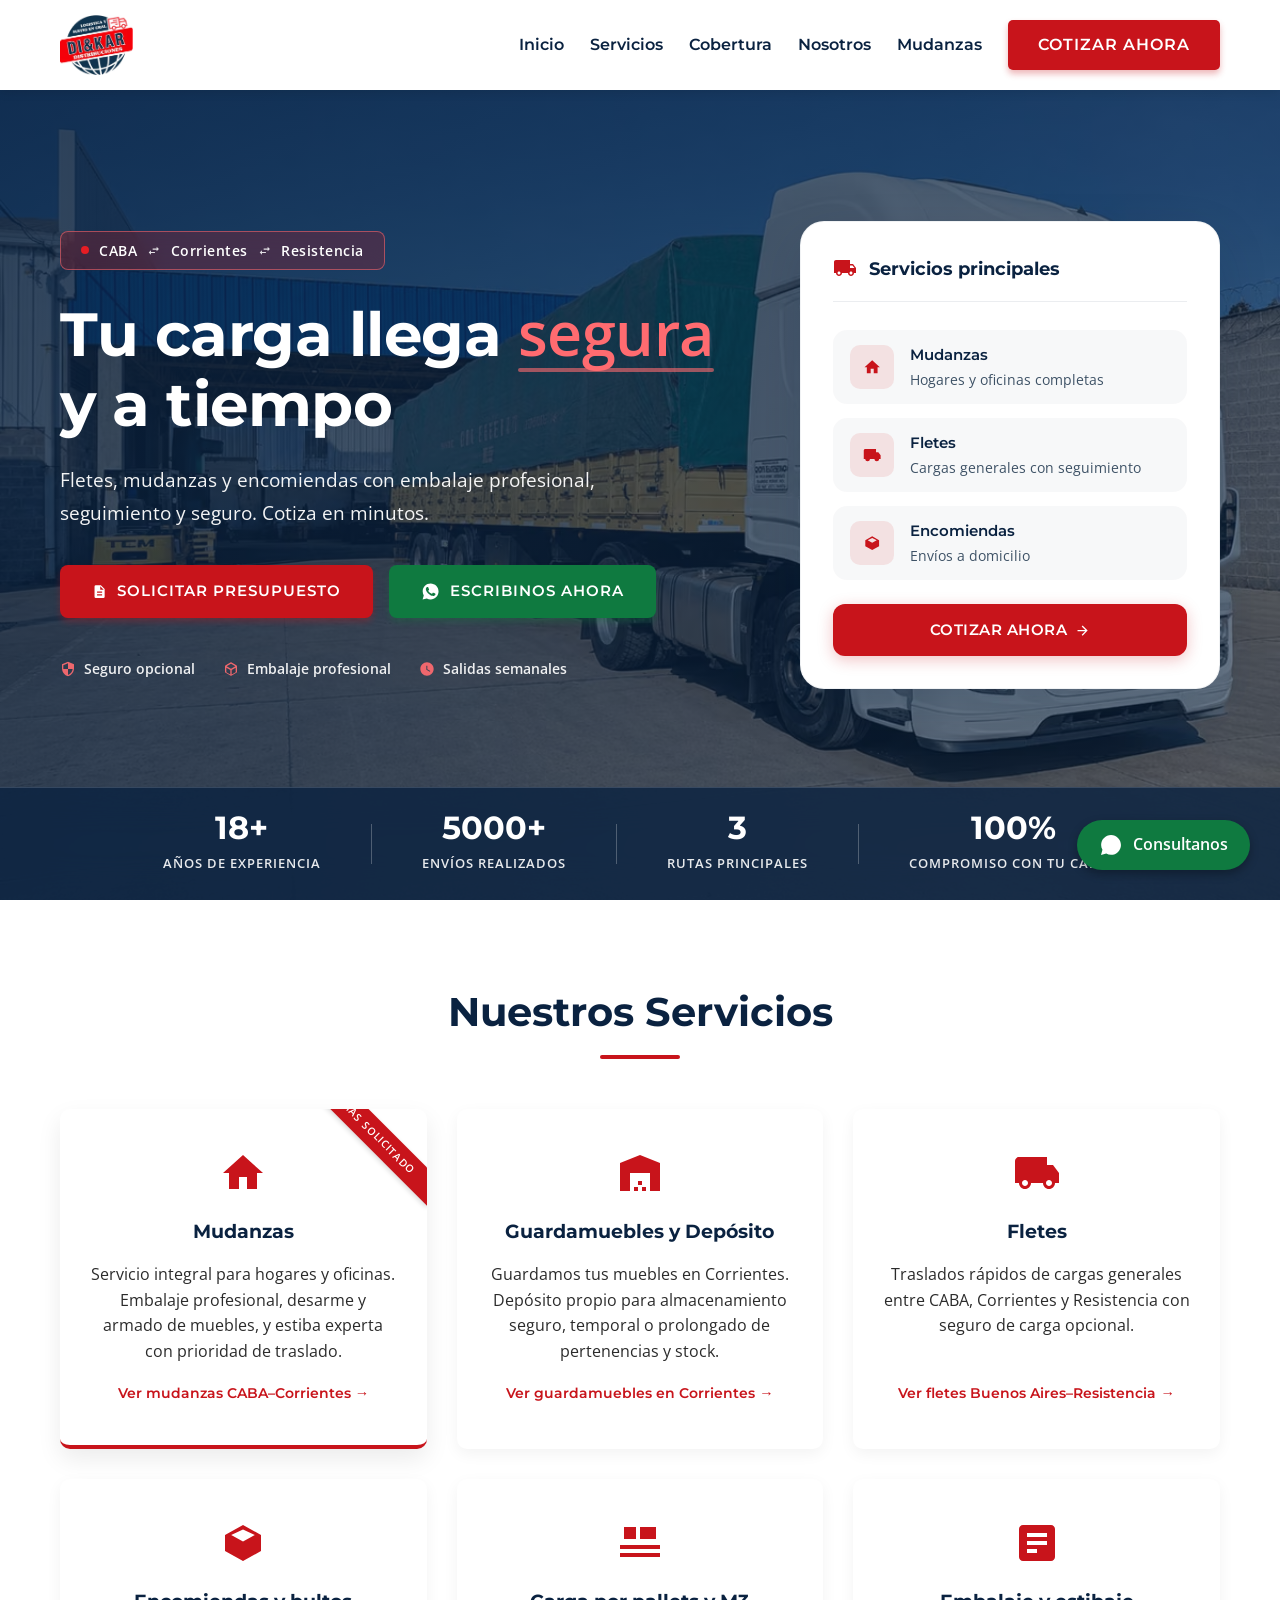
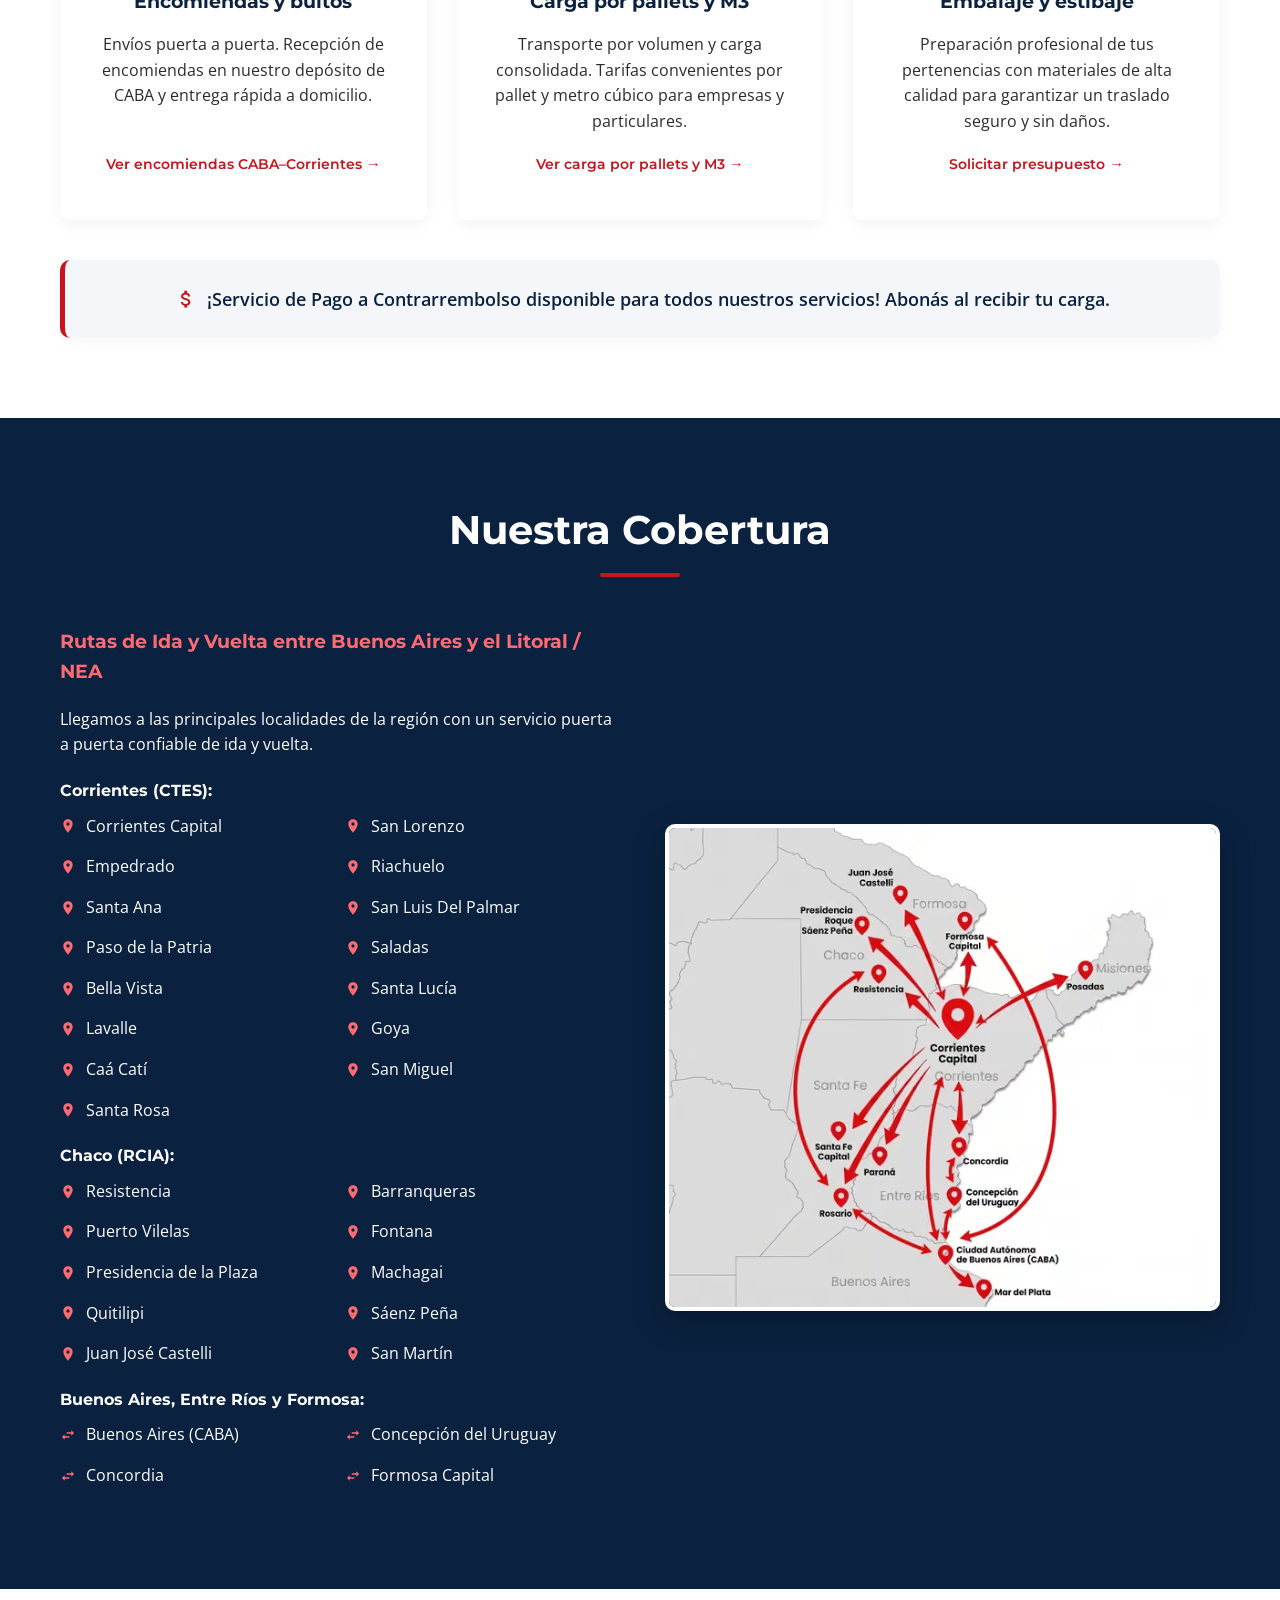
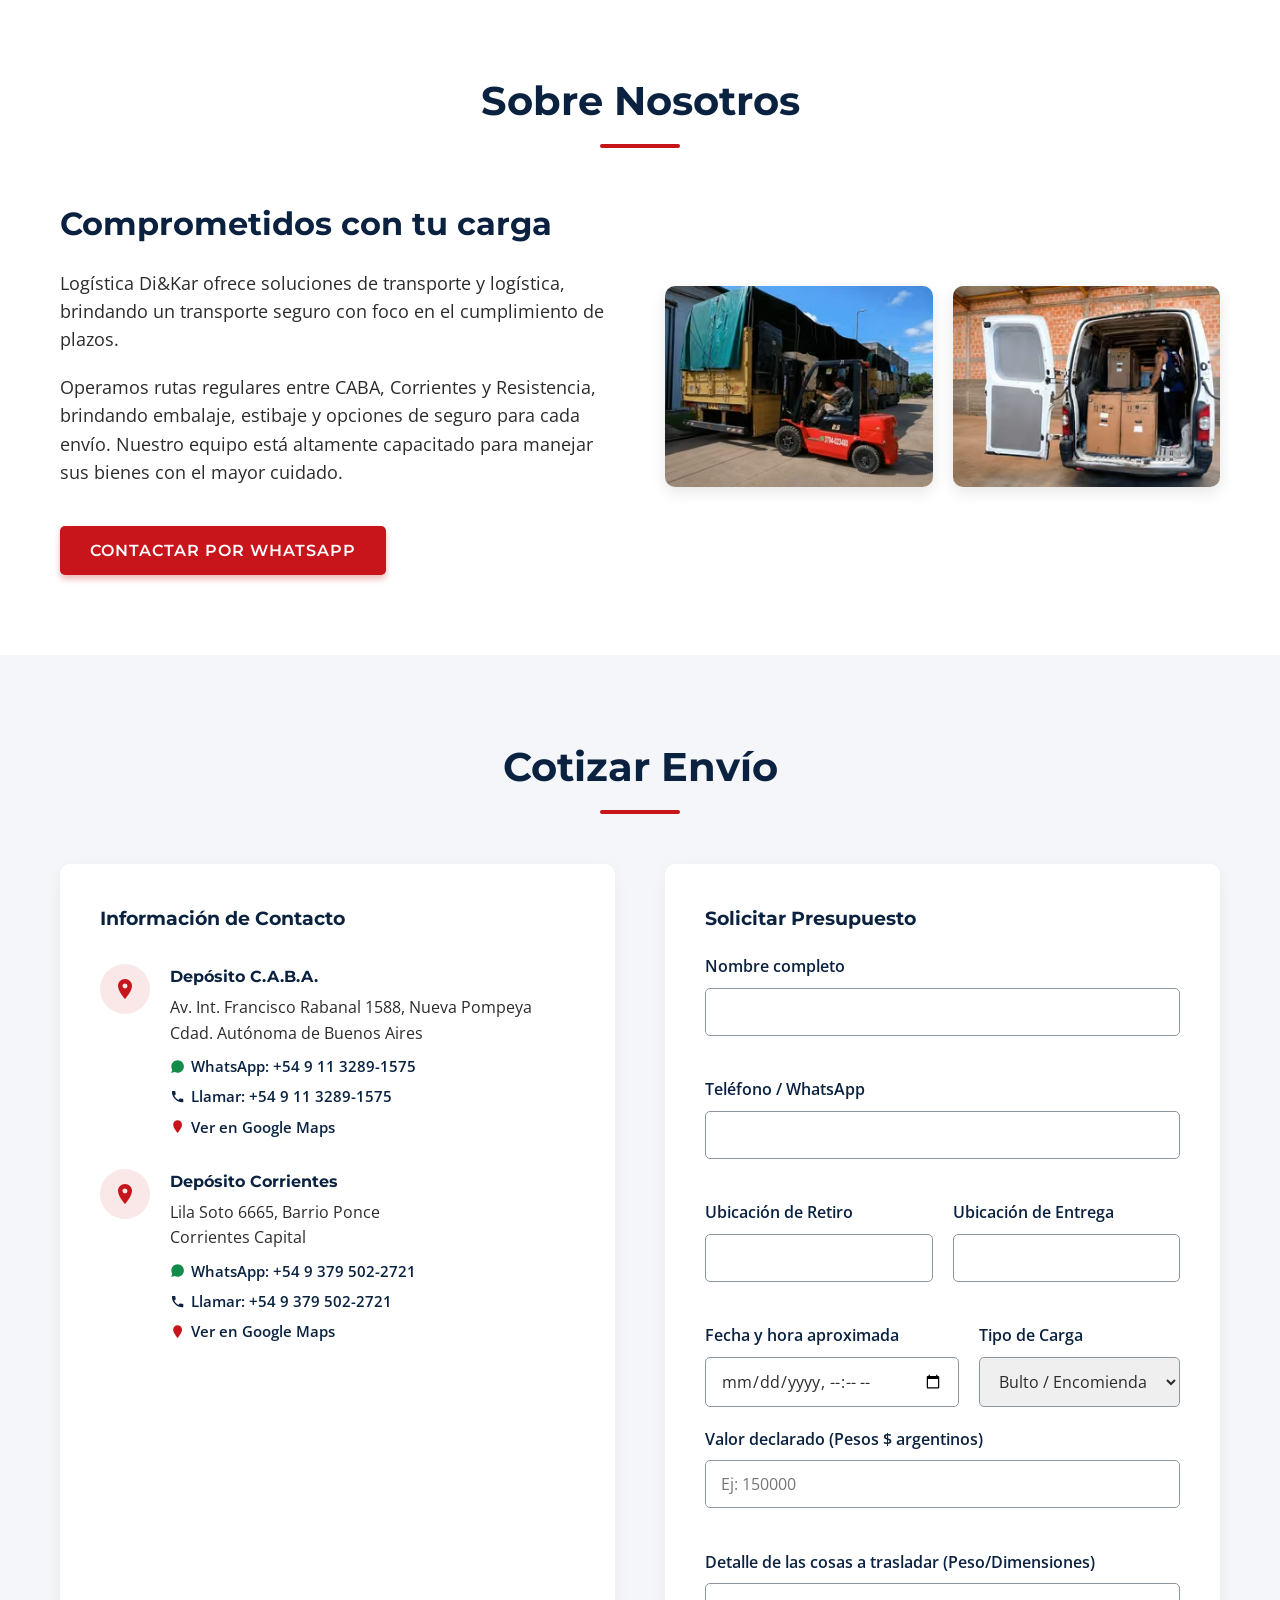
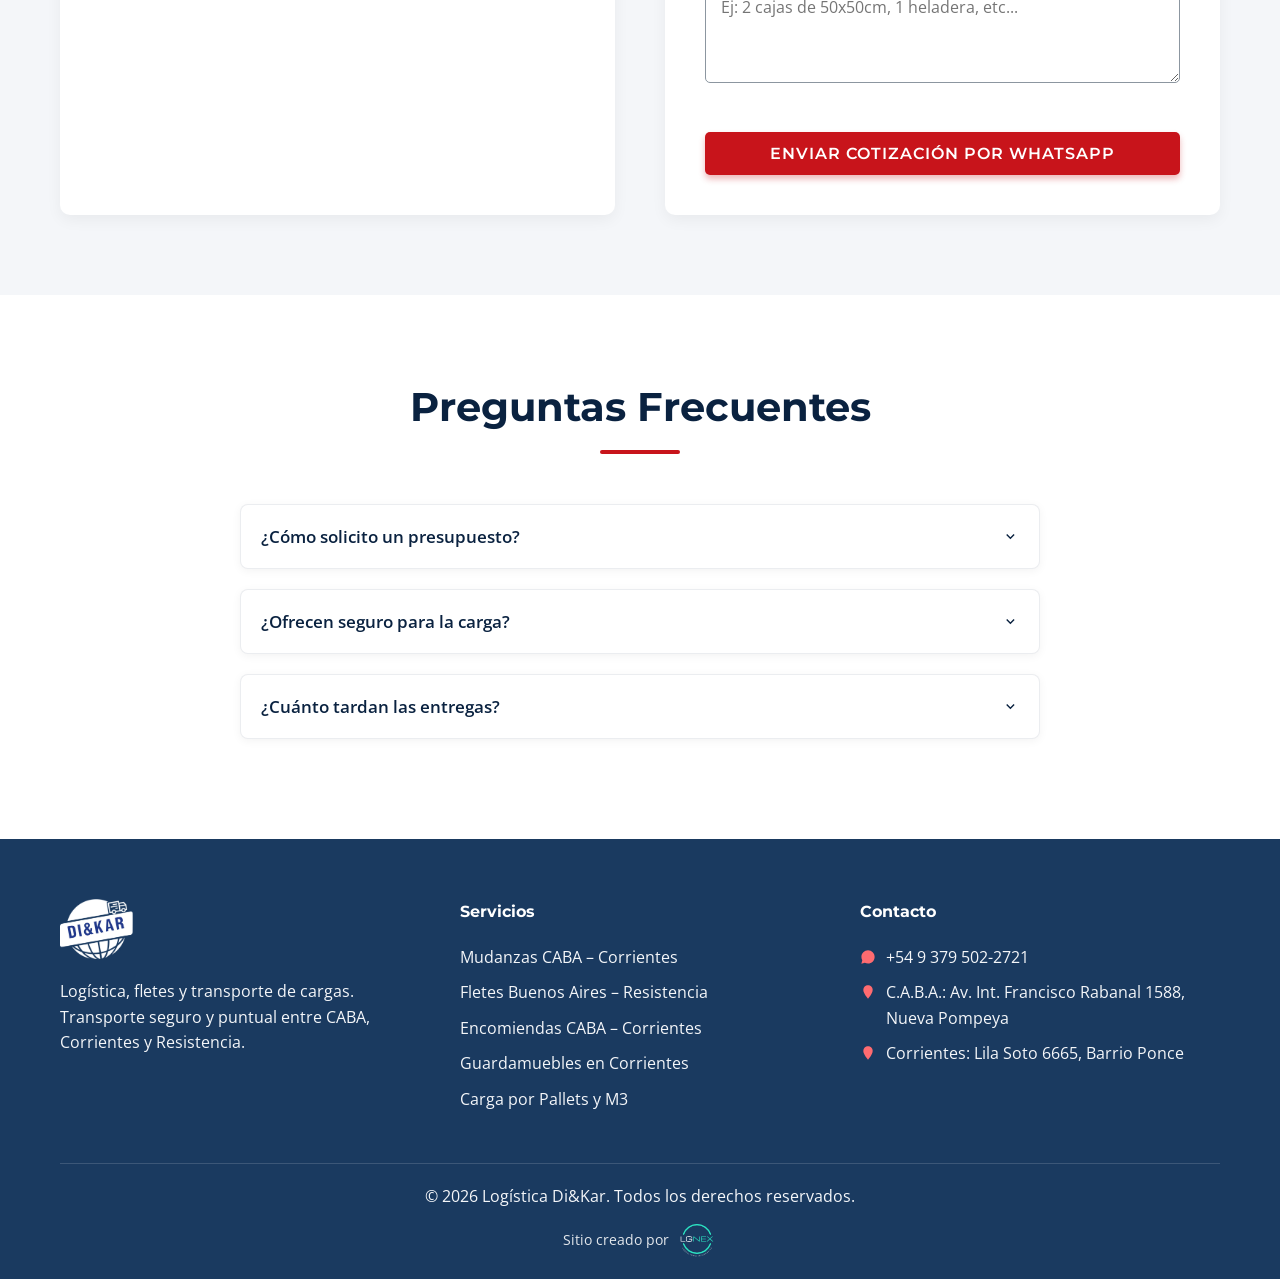
<file: index.html>
<!DOCTYPE html>
<html lang="es">

<head>
    <meta charset="UTF-8">
    <meta name="viewport" content="width=device-width, initial-scale=1.0">
    <title>Logística Di&amp;Kar — Logística y fletes entre CABA, Corrientes y Resistencia</title>
    <meta name="description"
        content="Servicios de fletes, mudanzas, guardamuebles y encomiendas con cobertura entre CABA, Corrientes, Resistencia, Formosa y Entre Ríos. Cotizá rápido y asegurá tu carga.">

    <!-- SEO -->
    <meta name="robots" content="index, follow, max-image-preview:large">
    <meta name="author" content="Logística Di&amp;Kar">
    <meta name="theme-color" content="#0A2240">
    <link rel="canonical" href="https://logisticadikar.com.ar/">
    <meta name="geo.region" content="AR">
    <meta name="geo.placename" content="Corrientes, Resistencia, Buenos Aires">

    <!-- Favicons & Manifest -->
    <link rel="icon" href="/favicon.ico" sizes="any">
    <link rel="icon" type="image/png" sizes="32x32" href="/favicon-32.png">
    <link rel="apple-touch-icon" sizes="180x180" href="/apple-touch-icon.png">
    <link rel="manifest" href="/site.webmanifest">

    <!-- Open Graph / WhatsApp / Facebook -->
    <meta property="og:type" content="website">
    <meta property="og:locale" content="es_AR">
    <meta property="og:site_name" content="Logística Di&amp;Kar">
    <meta property="og:title" content="Logística Di&amp;Kar — Logística y fletes entre CABA, Corrientes y Resistencia">
    <meta property="og:description" content="Mudanzas, fletes, encomiendas y guardamuebles con cobertura CABA, Corrientes y Resistencia. Cotizá rápido y asegurá tu carga.">
    <meta property="og:url" content="https://logisticadikar.com.ar/">
    <meta property="og:image" content="https://logisticadikar.com.ar/og-image.jpg">
    <meta property="og:image:width" content="1200">
    <meta property="og:image:height" content="630">
    <meta property="og:image:alt" content="Logística Di&amp;Kar — Tu carga llega segura y a tiempo">
    <meta name="twitter:card" content="summary_large_image">
    <meta name="twitter:title" content="Logística Di&amp;Kar — Fletes y mudanzas CABA, Corrientes y Resistencia">
    <meta name="twitter:description" content="Mudanzas, fletes, encomiendas y guardamuebles. Cotizá rápido y asegurá tu carga.">
    <meta name="twitter:image" content="https://logisticadikar.com.ar/og-image.jpg">

    <meta name="referrer" content="strict-origin-when-cross-origin">

    <!-- Preload Fonts & Hero LCP Image -->
    <link rel="preload" as="font" type="font/woff2" href="/fonts/montserrat-latin.woff2" crossorigin>
    <link rel="preload" as="font" type="font/woff2" href="/fonts/opensans-latin.woff2" crossorigin>
    <link rel="preload" as="image" href="/Imagenes/opt/gpt7-1200.avif" type="image/avif" fetchpriority="high">

    <!-- Datos estructurados (Google) -->
    <script type="application/ld+json">
    {
      "@context": "https://schema.org",
      "@graph": [
        {
          "@type": "MovingCompany",
          "@id": "https://logisticadikar.com.ar/#empresa",
          "name": "Logística Di&Kar",
          "url": "https://logisticadikar.com.ar/",
          "logo": "https://logisticadikar.com.ar/icon-512.png",
          "image": "https://logisticadikar.com.ar/og-image.jpg",
          "description": "Mudanzas, fletes, encomiendas, guardamuebles y carga por pallets y M3 entre CABA, Corrientes, Resistencia, Formosa y Entre Ríos.",
          "priceRange": "$$",
          "telephone": [
            "+5493795022721",
            "+5491132891575"
          ],
          "areaServed": [
            { "@type": "City", "name": "Ciudad Autónoma de Buenos Aires" },
            { "@type": "City", "name": "Corrientes" },
            { "@type": "City", "name": "Resistencia" },
            { "@type": "City", "name": "Formosa" },
            { "@type": "City", "name": "Concordia" },
            { "@type": "City", "name": "Concepción del Uruguay" }
          ],
          "location": [
            {
              "@type": "Place",
              "name": "Depósito C.A.B.A.",
              "address": {
                "@type": "PostalAddress",
                "streetAddress": "Av. Int. Francisco Rabanal 1588, Nueva Pompeya",
                "addressLocality": "Ciudad Autónoma de Buenos Aires",
                "addressRegion": "CABA",
                "addressCountry": "AR"
              },
              "geo": {
                "@type": "GeoCoordinates",
                "latitude": -34.6566102,
                "longitude": -58.4210011
              }
            },
            {
              "@type": "Place",
              "name": "Depósito Corrientes",
              "address": {
                "@type": "PostalAddress",
                "streetAddress": "Lila Soto 6665, Barrio Ponce",
                "addressLocality": "Corrientes",
                "addressRegion": "Corrientes",
                "addressCountry": "AR"
              },
              "geo": {
                "@type": "GeoCoordinates",
                "latitude": -27.4937,
                "longitude": -58.7765
              }
            }
          ],
          "address": [
            {
              "@type": "PostalAddress",
              "streetAddress": "Av. Int. Francisco Rabanal 1588, Nueva Pompeya",
              "addressLocality": "Ciudad Autónoma de Buenos Aires",
              "addressCountry": "AR"
            },
            {
              "@type": "PostalAddress",
              "streetAddress": "Lila Soto 6665, Barrio Ponce",
              "addressLocality": "Corrientes",
              "addressRegion": "Corrientes",
              "addressCountry": "AR"
            }
          ],
          "hasOfferCatalog": {
            "@type": "OfferCatalog",
            "name": "Servicios de Logística Di&Kar",
            "itemListElement": [
              {
                "@type": "Offer",
                "itemOffered": {
                  "@type": "Service",
                  "name": "Mudanzas CABA a Corrientes",
                  "url": "https://logisticadikar.com.ar/mudanzas-caba-corrientes/",
                  "description": "Servicio integral para hogares y oficinas con embalaje, desarme y armado de muebles."
                }
              },
              {
                "@type": "Offer",
                "itemOffered": {
                  "@type": "Service",
                  "name": "Guardamuebles y Depósito en Corrientes",
                  "url": "https://logisticadikar.com.ar/guardamuebles-corrientes/",
                  "description": "Depósito propio en Corrientes para almacenamiento seguro, temporal o prolongado."
                }
              },
              {
                "@type": "Offer",
                "itemOffered": {
                  "@type": "Service",
                  "name": "Fletes Buenos Aires a Resistencia",
                  "url": "https://logisticadikar.com.ar/fletes-buenos-aires-resistencia/",
                  "description": "Traslados de cargas generales entre CABA, Corrientes y Resistencia con seguro de carga opcional."
                }
              },
              {
                "@type": "Offer",
                "itemOffered": {
                  "@type": "Service",
                  "name": "Encomiendas y bultos CABA Corrientes",
                  "url": "https://logisticadikar.com.ar/encomiendas-caba-corrientes/",
                  "description": "Envíos puerta a puerta con recepción en el depósito de CABA."
                }
              },
              {
                "@type": "Offer",
                "itemOffered": {
                  "@type": "Service",
                  "name": "Carga por pallets y M3",
                  "url": "https://logisticadikar.com.ar/carga-pallets-m3/",
                  "description": "Transporte por volumen y carga consolidada para empresas y particulares."
                }
              }
            ]
          }
        },
        {
          "@type": "FAQPage",
          "@id": "https://logisticadikar.com.ar/#faq",
          "mainEntity": [
            {
              "@type": "Question",
              "name": "¿Cómo solicito un presupuesto?",
              "acceptedAnswer": {
                "@type": "Answer",
                "text": "Podés completar el formulario de cotización en esta página con los detalles de tu envío, o enviarnos un mensaje directo por WhatsApp al +54 9 379 502-2721. Te responderemos a la brevedad con las opciones disponibles."
              }
            },
            {
              "@type": "Question",
              "name": "¿Ofrecen seguro para la carga?",
              "acceptedAnswer": {
                "@type": "Answer",
                "text": "Sí, ofrecemos seguro opcional para cargas. El costo se calcula en base al valor declarado de la mercadería o los bienes a transportar. Recomendamos solicitarlo para mayor tranquilidad."
              }
            },
            {
              "@type": "Question",
              "name": "¿Cuánto tardan las entregas?",
              "acceptedAnswer": {
                "@type": "Answer",
                "text": "Los tiempos de entrega varían según la ruta, el tipo de servicio y las condiciones climáticas. Tenemos salidas regulares semanales entre Buenos Aires y el litoral. Contáctanos para obtener plazos estimados para tu envío particular."
              }
            }
          ]
        }
      ]
    }
    </script>
    <link rel="stylesheet" href="/styles.v4.css">
</head>

<body>
    <a class="skip-link" href="#main-content">Saltar al contenido principal</a>

    <!-- Header -->
    <header id="header">
        <nav class="navbar" aria-label="Navegación principal">
            <a href="/" class="logo" aria-label="Inicio — Logística Di&amp;Kar">
                <picture>
                    <source srcset="/Imagenes/opt/logo-160.avif 160w, /Imagenes/opt/logo-400.avif 400w" sizes="74px" type="image/avif">
                    <source srcset="/Imagenes/opt/logo-160.webp 160w, /Imagenes/opt/logo-400.webp 400w" sizes="74px" type="image/webp">
                    <img src="/Imagenes/opt/logo-160.png" srcset="/Imagenes/opt/logo-160.png 160w, /Imagenes/opt/logo-400.png 400w" sizes="74px" alt="Logística Di&amp;Kar" width="400" height="327" fetchpriority="high" decoding="async">
                </picture>
            </a>
            <ul class="nav-links" id="nav-links">
                <li><a href="#inicio">Inicio</a></li>
                <li><a href="#servicios">Servicios</a></li>
                <li><a href="#cobertura">Cobertura</a></li>
                <li><a href="#nosotros">Nosotros</a></li>
                <li><a href="/mudanzas-caba-corrientes/">Mudanzas</a></li>
                <li><a href="#contacto" class="btn btn-primary">Cotizar ahora</a></li>
            </ul>
            <button type="button" class="mobile-menu-btn" id="mobile-menu-btn" aria-label="Abrir menú" aria-expanded="false" aria-controls="nav-links">
                <svg class="icon" aria-hidden="true" viewBox="0 0 24 24"><path d="M3 6h18v2H3V6zm0 5h18v2H3v-2zm0 5h18v2H3v-2z"/></svg>
            </button>
        </nav>
    </header>

    <main id="main-content">
        <!-- Hero Section -->
        <section id="inicio" class="hero">
            <div class="hero-bg" aria-hidden="true">
                <div class="bg-slide"></div>
                <div class="bg-slide"></div>
                <div class="bg-slide"></div>
            </div>
            <div class="hero-overlay" aria-hidden="true"></div>
            <div class="container">
                <div class="hero-split">
                    <div class="hero-left">
                        <div class="hero-route-badge">
                            <span class="route-dot" aria-hidden="true"></span>
                            <span>CABA</span>
                            <svg class="icon" aria-hidden="true" viewBox="0 0 24 24"><path d="M6.99 11L3 15l3.99 4v-3H14v-2H6.99v-3zM21 9l-3.99-4v3H10v2h7.01v3L21 9z"/></svg>
                            <span>Corrientes</span>
                            <svg class="icon" aria-hidden="true" viewBox="0 0 24 24"><path d="M6.99 11L3 15l3.99 4v-3H14v-2H6.99v-3zM21 9l-3.99-4v3H10v2h7.01v3L21 9z"/></svg>
                            <span>Resistencia</span>
                        </div>
                        <h1>Tu carga llega <span class="highlight-text">segura</span> y a tiempo</h1>
                        <p class="hero-subtitle">Fletes, mudanzas y encomiendas con embalaje profesional, seguimiento y seguro. Cotiza en minutos.</p>
                        <div class="hero-btns">
                            <a href="#contacto" class="btn btn-primary btn-hero-primary">
                                <svg class="icon" aria-hidden="true" viewBox="0 0 24 24"><path d="M14 2H6a2 2 0 0 0-2 2v16a2 2 0 0 0 2 2h12a2 2 0 0 0 2-2V8l-6-6zm2 16H8v-2h8v2zm0-4H8v-2h8v2zm-3-5V3.5L18.5 9H13z"/></svg>
                                Solicitar presupuesto
                            </a>
                            <a href="https://wa.me/5493795022721" class="btn btn-whatsapp-hero" target="_blank" rel="noopener noreferrer">
                                <svg class="icon" aria-hidden="true" viewBox="0 0 24 24"><path d="M12.04 2C6.58 2 2.13 6.45 2.13 11.91c0 1.75.46 3.45 1.32 4.95L2 22l5.25-1.38c1.45.79 3.08 1.21 4.79 1.21 5.46 0 9.91-4.45 9.91-9.91S17.5 2 12.04 2zm5.8 14.07c-.24.68-1.41 1.31-1.95 1.39-.51.08-1.15.11-1.85-.11-.43-.14-.98-.32-1.69-.62-2.97-1.28-4.91-4.27-5.06-4.47-.15-.2-1.21-1.61-1.21-3.07s.77-2.18 1.04-2.48c.27-.3.59-.38.79-.38h.57c.18 0 .43-.07.67.51.24.59.84 2.04.91 2.19.07.15.12.32.02.52-.1.2-.15.32-.3.5-.15.17-.31.39-.45.52-.15.15-.3.31-.13.61.17.3.77 1.27 1.65 2.06 1.13 1.01 2.09 1.32 2.39 1.47.3.15.47.12.64-.07.18-.2.74-.86.94-1.16.2-.3.4-.25.67-.15.27.1 1.73.82 2.02.97.3.15.5.22.57.34.07.13.07.73-.17 1.41z"/></svg>
                                Escribinos ahora
                            </a>
                        </div>
                        <div class="hero-trust">
                            <div class="trust-item">
                                <svg class="icon" aria-hidden="true" viewBox="0 0 24 24"><path d="M12 1L3 5v6c0 5.55 3.84 10.74 9 12 5.16-1.26 9-6.45 9-12V5l-9-4zm0 10.99h7c-.53 4.12-3.28 7.79-7 8.94V12H5V6.3l7-3.11v8.8z"/></svg>
                                <span>Seguro opcional</span>
                            </div>
                            <div class="trust-item">
                                <svg class="icon" aria-hidden="true" viewBox="0 0 24 24"><path d="M21 16V8a2 2 0 0 0-1-1.73l-7-4a2 2 0 0 0-2 0l-7 4A2 2 0 0 0 3 8v8a2 2 0 0 0 1 1.73l7 4a2 2 0 0 0 2 0l7-4A2 2 0 0 0 21 16zm-9-11.73L18.6 8 12 11.73 5.4 8 12 4.27zM5 10.05l6 3.43v6.84l-6-3.43v-6.84zm8 10.27v-6.84l6-3.43v6.84l-6 3.43z"/></svg>
                                <span>Embalaje profesional</span>
                            </div>
                            <div class="trust-item">
                                <svg class="icon" aria-hidden="true" viewBox="0 0 24 24"><path d="M12 2C6.5 2 2 6.5 2 12s4.5 10 10 10 10-4.5 10-10S17.5 2 12 2zm4.2 14.2L11 13V7h1.5v5.2l4.5 2.7-.8 1.3z"/></svg>
                                <span>Salidas semanales</span>
                            </div>
                        </div>
                    </div>
                    <div class="hero-right">
                        <div class="hero-floating-card">
                            <div class="floating-card-header">
                                <svg class="icon" aria-hidden="true" viewBox="0 0 24 24"><path d="M20 8h-3V4H3c-1.1 0-2 .9-2 2v11h2c0 1.66 1.34 3 3 3s3-1.34 3-3h6c0 1.66 1.34 3 3 3s3-1.34 3-3h2v-5l-3-4zM6 18.5c-.83 0-1.5-.67-1.5-1.5s.67-1.5 1.5-1.5 1.5.67 1.5 1.5-.67 1.5-1.5 1.5zm13.5-9l1.96 2.5H17V9.5h2.5zm-1.5 9c-.83 0-1.5-.67-1.5-1.5s.67-1.5 1.5-1.5 1.5.67 1.5 1.5-.67 1.5-1.5 1.5z"/></svg>
                                <span>Servicios principales</span>
                            </div>
                            <div class="floating-card-services">
                                <a href="/mudanzas-caba-corrientes/" class="fc-service">
                                    <div class="fc-icon">
                                        <svg class="icon" aria-hidden="true" viewBox="0 0 24 24"><path d="M10 20v-6h4v6h5v-8h3L12 3 2 12h3v8z"/></svg>
                                    </div>
                                    <div class="fc-info">
                                        <h2>Mudanzas</h2>
                                        <p>Hogares y oficinas completas</p>
                                    </div>
                                </a>
                                <a href="/fletes-buenos-aires-resistencia/" class="fc-service">
                                    <div class="fc-icon">
                                        <svg class="icon" aria-hidden="true" viewBox="0 0 24 24"><path d="M20 8h-3V4H3c-1.1 0-2 .9-2 2v11h2c0 1.66 1.34 3 3 3s3-1.34 3-3h6c0 1.66 1.34 3 3 3s3-1.34 3-3h2v-5l-3-4z"/></svg>
                                    </div>
                                    <div class="fc-info">
                                        <h2>Fletes</h2>
                                        <p>Cargas generales con seguimiento</p>
                                    </div>
                                </a>
                                <a href="/encomiendas-caba-corrientes/" class="fc-service">
                                    <div class="fc-icon">
                                        <svg class="icon" aria-hidden="true" viewBox="0 0 24 24"><path d="M21 8l-9-5-9 5v8l9 5 9-5V8zm-9-2.8L17.9 8 12 11.3 6.1 8 12 5.2z"/></svg>
                                    </div>
                                    <div class="fc-info">
                                        <h2>Encomiendas</h2>
                                        <p>Envíos a domicilio</p>
                                    </div>
                                </a>
                            </div>
                            <a href="#contacto" class="floating-card-cta">
                                Cotizar ahora
                                <svg class="icon" aria-hidden="true" viewBox="0 0 24 24"><path d="M12 4l-1.41 1.41L16.17 11H4v2h12.17l-5.58 5.59L12 20l8-8z"/></svg>
                            </a>
                        </div>
                    </div>
                </div>
            </div>
            <!-- Stats Bar -->
            <div class="hero-stats-bar">
                <div class="container">
                    <div class="stats-grid">
                        <div class="stat-item">
                            <span class="stat-number" data-count="18">18+</span>
                            <span class="stat-label">Años de experiencia</span>
                        </div>
                        <div class="stat-divider" aria-hidden="true"></div>
                        <div class="stat-item">
                            <span class="stat-number">5000+</span>
                            <span class="stat-label">Envíos realizados</span>
                        </div>
                        <div class="stat-divider" aria-hidden="true"></div>
                        <div class="stat-item">
                            <span class="stat-number">3</span>
                            <span class="stat-label">Rutas principales</span>
                        </div>
                        <div class="stat-divider" aria-hidden="true"></div>
                        <div class="stat-item">
                            <span class="stat-number">100%</span>
                            <span class="stat-label">Compromiso con tu carga</span>
                        </div>
                    </div>
                </div>
            </div>
        </section>

        <!-- Services Section -->
        <section id="servicios" class="section-padding">
            <div class="container">
                <h2 class="section-title reveal">Nuestros Servicios</h2>
                <div class="services-grid reveal">
                    <!-- Servicio 1 (Destacado) -->
                    <article class="service-card featured">
                        <div>
                            <svg class="icon service-icon" aria-hidden="true" viewBox="0 0 24 24"><path d="M10 20v-6h4v6h5v-8h3L12 3 2 12h3v8z"/></svg>
                            <h3>Mudanzas</h3>
                            <p>Servicio integral para hogares y oficinas. Embalaje profesional, desarme y armado de muebles, y estiba experta con prioridad de traslado.</p>
                        </div>
                        <a href="/mudanzas-caba-corrientes/" class="service-card-link">Ver mudanzas CABA–Corrientes &rarr;</a>
                    </article>
                    <!-- Servicio 2 -->
                    <article class="service-card">
                        <div>
                            <svg class="icon service-icon" aria-hidden="true" viewBox="0 0 24 24"><path d="M22 21V7L12 3 2 7v14h5v-9h10v9h5zm-11-2H9v2h2v-2zm2-3h-2v2h2v-2zm2 3h-2v2h2v-2z"/></svg>
                            <h3>Guardamuebles y Depósito</h3>
                            <p>Guardamos tus muebles en Corrientes. Depósito propio para almacenamiento seguro, temporal o prolongado de pertenencias y stock.</p>
                        </div>
                        <a href="/guardamuebles-corrientes/" class="service-card-link">Ver guardamuebles en Corrientes &rarr;</a>
                    </article>
                    <!-- Servicio 3 -->
                    <article class="service-card">
                        <div>
                            <svg class="icon service-icon" aria-hidden="true" viewBox="0 0 24 24"><path d="M20 8h-3V4H3c-1.1 0-2 .9-2 2v11h2c0 1.66 1.34 3 3 3s3-1.34 3-3h6c0 1.66 1.34 3 3 3s3-1.34 3-3h2v-5l-3-4zM6 18.5c-.83 0-1.5-.67-1.5-1.5s.67-1.5 1.5-1.5 1.5.67 1.5 1.5-.67 1.5-1.5 1.5zm12 0c-.83 0-1.5-.67-1.5-1.5s.67-1.5 1.5-1.5 1.5.67 1.5 1.5-.67 1.5-1.5 1.5z"/></svg>
                            <h3>Fletes</h3>
                            <p>Traslados rápidos de cargas generales entre CABA, Corrientes y Resistencia con seguro de carga opcional.</p>
                        </div>
                        <a href="/fletes-buenos-aires-resistencia/" class="service-card-link">Ver fletes Buenos Aires–Resistencia &rarr;</a>
                    </article>
                    <!-- Servicio 4 -->
                    <article class="service-card">
                        <div>
                            <svg class="icon service-icon" aria-hidden="true" viewBox="0 0 24 24"><path d="M21 8l-9-5-9 5v8l9 5 9-5V8zm-9-2.8L17.9 8 12 11.3 6.1 8 12 5.2z"/></svg>
                            <h3>Encomiendas y bultos</h3>
                            <p>Envíos puerta a puerta. Recepción de encomiendas en nuestro depósito de CABA y entrega rápida a domicilio.</p>
                        </div>
                        <a href="/encomiendas-caba-corrientes/" class="service-card-link">Ver encomiendas CABA–Corrientes &rarr;</a>
                    </article>
                    <!-- Servicio 5 -->
                    <article class="service-card">
                        <div>
                            <svg class="icon service-icon" aria-hidden="true" viewBox="0 0 24 24"><path d="M2 17h20v2H2v-2zm0-4h20v2H2v-2zm2-9h6v6H4V4zm8 0h8v6h-8V4z"/></svg>
                            <h3>Carga por pallets y M3</h3>
                            <p>Transporte por volumen y carga consolidada. Tarifas convenientes por pallet y metro cúbico para empresas y particulares.</p>
                        </div>
                        <a href="/carga-pallets-m3/" class="service-card-link">Ver carga por pallets y M3 &rarr;</a>
                    </article>
                    <!-- Servicio 6 -->
                    <article class="service-card">
                        <div>
                            <svg class="icon service-icon" aria-hidden="true" viewBox="0 0 24 24"><path d="M19 3H5c-1.1 0-2 .9-2 2v14c0 1.1.9 2 2 2h14c1.1 0 2-.9 2-2V5c0-1.1-.9-2-2-2zm-7 14H7v-2h5v2zm5-4H7v-2h10v2zm0-4H7V7h10v2z"/></svg>
                            <h3>Embalaje y estibaje</h3>
                            <p>Preparación profesional de tus pertenencias con materiales de alta calidad para garantizar un traslado seguro y sin daños.</p>
                        </div>
                        <a href="#contacto" class="service-card-link">Solicitar presupuesto &rarr;</a>
                    </article>
                </div>

                <!-- Banner Contrarrembolso -->
                <div class="benefits-banner reveal">
                    <p>
                        <svg class="icon" aria-hidden="true" viewBox="0 0 24 24"><path d="M11.8 10.9c-2.27-.59-3-1.2-3-2.15 0-1.09 1.01-1.85 2.7-1.85 1.78 0 2.44.85 2.5 2.1h2.21c-.07-1.72-1.12-3.3-3.21-3.81V3h-3v2.16c-1.94.42-3.5 1.68-3.5 3.61 0 2.31 1.91 3.46 4.7 4.13 2.5.6 3 1.48 3 2.41 0 .69-.49 1.79-2.7 1.79-2.06 0-2.87-.92-2.98-2.1h-2.2c.12 2.19 1.76 3.42 3.68 3.83V21h3v-2.15c1.95-.37 3.5-1.5 3.5-3.55 0-2.84-2.43-3.81-4.7-4.4z"/></svg>
                        <span>¡Servicio de <strong>Pago a Contrarrembolso</strong> disponible para todos nuestros servicios! Abonás al recibir tu carga.</span>
                    </p>
                </div>
            </div>
        </section>

        <!-- Coverage Section -->
        <section id="cobertura" class="coverage section-padding">
            <div class="container">
                <h2 class="section-title reveal">Nuestra Cobertura</h2>
                <div class="coverage-content reveal">
                    <div class="coverage-list">
                        <h3>Rutas de Ida y Vuelta entre Buenos Aires y el Litoral / NEA</h3>
                        <p style="margin-bottom: 20px;">Llegamos a las principales localidades de la región con un servicio
                            puerta a puerta confiable de ida y vuelta.</p>

                        <h4>Corrientes (CTES):</h4>
                        <ul>
                            <li><svg class="icon" aria-hidden="true" viewBox="0 0 24 24"><path d="M12 2C8.13 2 5 5.13 5 9c0 5.25 7 13 7 13s7-7.75 7-13c0-3.87-3.13-7-7-7zm0 9.5a2.5 2.5 0 0 1 0-5 2.5 2.5 0 0 1 0 5z"/></svg> Corrientes Capital</li>
                            <li><svg class="icon" aria-hidden="true" viewBox="0 0 24 24"><path d="M12 2C8.13 2 5 5.13 5 9c0 5.25 7 13 7 13s7-7.75 7-13c0-3.87-3.13-7-7-7zm0 9.5a2.5 2.5 0 0 1 0-5 2.5 2.5 0 0 1 0 5z"/></svg> San Lorenzo</li>
                            <li><svg class="icon" aria-hidden="true" viewBox="0 0 24 24"><path d="M12 2C8.13 2 5 5.13 5 9c0 5.25 7 13 7 13s7-7.75 7-13c0-3.87-3.13-7-7-7zm0 9.5a2.5 2.5 0 0 1 0-5 2.5 2.5 0 0 1 0 5z"/></svg> Empedrado</li>
                            <li><svg class="icon" aria-hidden="true" viewBox="0 0 24 24"><path d="M12 2C8.13 2 5 5.13 5 9c0 5.25 7 13 7 13s7-7.75 7-13c0-3.87-3.13-7-7-7zm0 9.5a2.5 2.5 0 0 1 0-5 2.5 2.5 0 0 1 0 5z"/></svg> Riachuelo</li>
                            <li><svg class="icon" aria-hidden="true" viewBox="0 0 24 24"><path d="M12 2C8.13 2 5 5.13 5 9c0 5.25 7 13 7 13s7-7.75 7-13c0-3.87-3.13-7-7-7zm0 9.5a2.5 2.5 0 0 1 0-5 2.5 2.5 0 0 1 0 5z"/></svg> Santa Ana</li>
                            <li><svg class="icon" aria-hidden="true" viewBox="0 0 24 24"><path d="M12 2C8.13 2 5 5.13 5 9c0 5.25 7 13 7 13s7-7.75 7-13c0-3.87-3.13-7-7-7zm0 9.5a2.5 2.5 0 0 1 0-5 2.5 2.5 0 0 1 0 5z"/></svg> San Luis Del Palmar</li>
                            <li><svg class="icon" aria-hidden="true" viewBox="0 0 24 24"><path d="M12 2C8.13 2 5 5.13 5 9c0 5.25 7 13 7 13s7-7.75 7-13c0-3.87-3.13-7-7-7zm0 9.5a2.5 2.5 0 0 1 0-5 2.5 2.5 0 0 1 0 5z"/></svg> Paso de la Patria</li>
                            <li><svg class="icon" aria-hidden="true" viewBox="0 0 24 24"><path d="M12 2C8.13 2 5 5.13 5 9c0 5.25 7 13 7 13s7-7.75 7-13c0-3.87-3.13-7-7-7zm0 9.5a2.5 2.5 0 0 1 0-5 2.5 2.5 0 0 1 0 5z"/></svg> Saladas</li>
                            <li><svg class="icon" aria-hidden="true" viewBox="0 0 24 24"><path d="M12 2C8.13 2 5 5.13 5 9c0 5.25 7 13 7 13s7-7.75 7-13c0-3.87-3.13-7-7-7zm0 9.5a2.5 2.5 0 0 1 0-5 2.5 2.5 0 0 1 0 5z"/></svg> Bella Vista</li>
                            <li><svg class="icon" aria-hidden="true" viewBox="0 0 24 24"><path d="M12 2C8.13 2 5 5.13 5 9c0 5.25 7 13 7 13s7-7.75 7-13c0-3.87-3.13-7-7-7zm0 9.5a2.5 2.5 0 0 1 0-5 2.5 2.5 0 0 1 0 5z"/></svg> Santa Lucía</li>
                            <li><svg class="icon" aria-hidden="true" viewBox="0 0 24 24"><path d="M12 2C8.13 2 5 5.13 5 9c0 5.25 7 13 7 13s7-7.75 7-13c0-3.87-3.13-7-7-7zm0 9.5a2.5 2.5 0 0 1 0-5 2.5 2.5 0 0 1 0 5z"/></svg> Lavalle</li>
                            <li><svg class="icon" aria-hidden="true" viewBox="0 0 24 24"><path d="M12 2C8.13 2 5 5.13 5 9c0 5.25 7 13 7 13s7-7.75 7-13c0-3.87-3.13-7-7-7zm0 9.5a2.5 2.5 0 0 1 0-5 2.5 2.5 0 0 1 0 5z"/></svg> Goya</li>
                            <li><svg class="icon" aria-hidden="true" viewBox="0 0 24 24"><path d="M12 2C8.13 2 5 5.13 5 9c0 5.25 7 13 7 13s7-7.75 7-13c0-3.87-3.13-7-7-7zm0 9.5a2.5 2.5 0 0 1 0-5 2.5 2.5 0 0 1 0 5z"/></svg> Caá Catí</li>
                            <li><svg class="icon" aria-hidden="true" viewBox="0 0 24 24"><path d="M12 2C8.13 2 5 5.13 5 9c0 5.25 7 13 7 13s7-7.75 7-13c0-3.87-3.13-7-7-7zm0 9.5a2.5 2.5 0 0 1 0-5 2.5 2.5 0 0 1 0 5z"/></svg> San Miguel</li>
                            <li><svg class="icon" aria-hidden="true" viewBox="0 0 24 24"><path d="M12 2C8.13 2 5 5.13 5 9c0 5.25 7 13 7 13s7-7.75 7-13c0-3.87-3.13-7-7-7zm0 9.5a2.5 2.5 0 0 1 0-5 2.5 2.5 0 0 1 0 5z"/></svg> Santa Rosa</li>
                        </ul>

                        <h4>Chaco (RCIA):</h4>
                        <ul>
                            <li><svg class="icon" aria-hidden="true" viewBox="0 0 24 24"><path d="M12 2C8.13 2 5 5.13 5 9c0 5.25 7 13 7 13s7-7.75 7-13c0-3.87-3.13-7-7-7zm0 9.5a2.5 2.5 0 0 1 0-5 2.5 2.5 0 0 1 0 5z"/></svg> Resistencia</li>
                            <li><svg class="icon" aria-hidden="true" viewBox="0 0 24 24"><path d="M12 2C8.13 2 5 5.13 5 9c0 5.25 7 13 7 13s7-7.75 7-13c0-3.87-3.13-7-7-7zm0 9.5a2.5 2.5 0 0 1 0-5 2.5 2.5 0 0 1 0 5z"/></svg> Barranqueras</li>
                            <li><svg class="icon" aria-hidden="true" viewBox="0 0 24 24"><path d="M12 2C8.13 2 5 5.13 5 9c0 5.25 7 13 7 13s7-7.75 7-13c0-3.87-3.13-7-7-7zm0 9.5a2.5 2.5 0 0 1 0-5 2.5 2.5 0 0 1 0 5z"/></svg> Puerto Vilelas</li>
                            <li><svg class="icon" aria-hidden="true" viewBox="0 0 24 24"><path d="M12 2C8.13 2 5 5.13 5 9c0 5.25 7 13 7 13s7-7.75 7-13c0-3.87-3.13-7-7-7zm0 9.5a2.5 2.5 0 0 1 0-5 2.5 2.5 0 0 1 0 5z"/></svg> Fontana</li>
                            <li><svg class="icon" aria-hidden="true" viewBox="0 0 24 24"><path d="M12 2C8.13 2 5 5.13 5 9c0 5.25 7 13 7 13s7-7.75 7-13c0-3.87-3.13-7-7-7zm0 9.5a2.5 2.5 0 0 1 0-5 2.5 2.5 0 0 1 0 5z"/></svg> Presidencia de la Plaza</li>
                            <li><svg class="icon" aria-hidden="true" viewBox="0 0 24 24"><path d="M12 2C8.13 2 5 5.13 5 9c0 5.25 7 13 7 13s7-7.75 7-13c0-3.87-3.13-7-7-7zm0 9.5a2.5 2.5 0 0 1 0-5 2.5 2.5 0 0 1 0 5z"/></svg> Machagai</li>
                            <li><svg class="icon" aria-hidden="true" viewBox="0 0 24 24"><path d="M12 2C8.13 2 5 5.13 5 9c0 5.25 7 13 7 13s7-7.75 7-13c0-3.87-3.13-7-7-7zm0 9.5a2.5 2.5 0 0 1 0-5 2.5 2.5 0 0 1 0 5z"/></svg> Quitilipi</li>
                            <li><svg class="icon" aria-hidden="true" viewBox="0 0 24 24"><path d="M12 2C8.13 2 5 5.13 5 9c0 5.25 7 13 7 13s7-7.75 7-13c0-3.87-3.13-7-7-7zm0 9.5a2.5 2.5 0 0 1 0-5 2.5 2.5 0 0 1 0 5z"/></svg> Sáenz Peña</li>
                            <li><svg class="icon" aria-hidden="true" viewBox="0 0 24 24"><path d="M12 2C8.13 2 5 5.13 5 9c0 5.25 7 13 7 13s7-7.75 7-13c0-3.87-3.13-7-7-7zm0 9.5a2.5 2.5 0 0 1 0-5 2.5 2.5 0 0 1 0 5z"/></svg> Juan José Castelli</li>
                            <li><svg class="icon" aria-hidden="true" viewBox="0 0 24 24"><path d="M12 2C8.13 2 5 5.13 5 9c0 5.25 7 13 7 13s7-7.75 7-13c0-3.87-3.13-7-7-7zm0 9.5a2.5 2.5 0 0 1 0-5 2.5 2.5 0 0 1 0 5z"/></svg> San Martín</li>
                        </ul>

                        <h4>Buenos Aires, Entre Ríos y Formosa:</h4>
                        <ul>
                            <li><svg class="icon" aria-hidden="true" viewBox="0 0 24 24"><path d="M6.99 11L3 15l3.99 4v-3H14v-2H6.99v-3zM21 9l-3.99-4v3H10v2h7.01v3L21 9z"/></svg> Buenos Aires (CABA)</li>
                            <li><svg class="icon" aria-hidden="true" viewBox="0 0 24 24"><path d="M6.99 11L3 15l3.99 4v-3H14v-2H6.99v-3zM21 9l-3.99-4v3H10v2h7.01v3L21 9z"/></svg> Concepción del Uruguay</li>
                            <li><svg class="icon" aria-hidden="true" viewBox="0 0 24 24"><path d="M6.99 11L3 15l3.99 4v-3H14v-2H6.99v-3zM21 9l-3.99-4v3H10v2h7.01v3L21 9z"/></svg> Concordia</li>
                            <li><svg class="icon" aria-hidden="true" viewBox="0 0 24 24"><path d="M6.99 11L3 15l3.99 4v-3H14v-2H6.99v-3zM21 9l-3.99-4v3H10v2h7.01v3L21 9z"/></svg> Formosa Capital</li>
                        </ul>
                    </div>
                    <div class="coverage-map">
                        <picture>
                            <source type="image/avif" srcset="/Imagenes/opt/mapa-600.avif 600w, /Imagenes/opt/mapa-1200.avif 1200w" sizes="(max-width: 992px) 100vw, 550px">
                            <source type="image/webp" srcset="/Imagenes/opt/mapa-600.webp 600w, /Imagenes/opt/mapa-1200.webp 1200w" sizes="(max-width: 992px) 100vw, 550px">
                            <img src="/Imagenes/opt/mapa-1200.jpg" srcset="/Imagenes/opt/mapa-600.jpg 600w, /Imagenes/opt/mapa-1200.jpg 1200w" sizes="(max-width: 992px) 100vw, 550px" alt="Mapa de cobertura de Logística Di&amp;Kar con rutas de ida y vuelta entre CABA, Entre Ríos, Corrientes, Chaco y Formosa" width="1200" height="1050" loading="lazy" decoding="async">
                        </picture>
                    </div>
                </div>
            </div>
        </section>

        <!-- About Section -->
        <section id="nosotros" class="section-padding">
            <div class="container">
                <h2 class="section-title reveal">Sobre Nosotros</h2>
                <div class="about-grid reveal">
                    <div class="about-text">
                        <h3>Comprometidos con tu carga</h3>
                        <p>Logística Di&amp;Kar ofrece soluciones de transporte y logística, brindando un transporte seguro con foco en el cumplimiento de plazos.</p>
                        <p>Operamos rutas regulares entre CABA, Corrientes y Resistencia, brindando embalaje, estibaje y
                            opciones de seguro para cada envío. Nuestro equipo está altamente capacitado para manejar sus
                            bienes con el mayor cuidado.</p>
                        <a href="https://wa.me/5493795022721" class="btn btn-primary" style="margin-top: 20px;" target="_blank" rel="noopener noreferrer">Contactar
                            por WhatsApp</a>
                    </div>
                    <div class="about-images">
                        <picture>
                            <source type="image/avif" srcset="/Imagenes/opt/gpt4-300.avif 300w, /Imagenes/opt/gpt4-600.avif 600w, /Imagenes/opt/gpt4-1200.avif 1200w" sizes="(max-width: 992px) 50vw, 270px">
                            <source type="image/webp" srcset="/Imagenes/opt/gpt4-300.webp 300w, /Imagenes/opt/gpt4-600.webp 600w, /Imagenes/opt/gpt4-1200.webp 1200w" sizes="(max-width: 992px) 50vw, 270px">
                            <img src="/Imagenes/opt/gpt4-600.jpg" srcset="/Imagenes/opt/gpt4-300.jpg 300w, /Imagenes/opt/gpt4-600.jpg 600w, /Imagenes/opt/gpt4-1200.jpg 1200w" sizes="(max-width: 992px) 50vw, 270px" alt="Autoelevador cargando camión de Logística Di&amp;Kar" width="600" height="450" loading="lazy" decoding="async">
                        </picture>
                        <picture>
                            <source type="image/avif" srcset="/Imagenes/opt/gpt1-300.avif 300w, /Imagenes/opt/gpt1-600.avif 600w, /Imagenes/opt/gpt1-1200.avif 1200w" sizes="(max-width: 992px) 50vw, 270px">
                            <source type="image/webp" srcset="/Imagenes/opt/gpt1-300.webp 300w, /Imagenes/opt/gpt1-600.webp 600w, /Imagenes/opt/gpt1-1200.webp 1200w" sizes="(max-width: 992px) 50vw, 270px">
                            <img src="/Imagenes/opt/gpt1-600.jpg" srcset="/Imagenes/opt/gpt1-300.jpg 300w, /Imagenes/opt/gpt1-600.jpg 600w, /Imagenes/opt/gpt1-1200.jpg 1200w" sizes="(max-width: 992px) 50vw, 270px" alt="Personal cargando cajas embaladas en camioneta" width="600" height="450" loading="lazy" decoding="async">
                        </picture>
                    </div>
                </div>
            </div>
        </section>

        <!-- Contact / Quote Section -->
        <section id="contacto" class="contact section-padding">
            <div class="container">
                <h2 class="section-title reveal">Cotizar Envío</h2>
                <div class="contact-grid reveal">
                    <div class="contact-info">
                        <h3 style="margin-bottom: 30px;">Información de Contacto</h3>

                        <div class="info-item">
                            <div class="info-icon" aria-hidden="true">
                                <svg class="icon" viewBox="0 0 24 24"><path d="M12 2C8.13 2 5 5.13 5 9c0 5.25 7 13 7 13s7-7.75 7-13c0-3.87-3.13-7-7-7zm0 9.5a2.5 2.5 0 0 1 0-5 2.5 2.5 0 0 1 0 5z"/></svg>
                            </div>
                            <div class="info-text">
                                <h4>Depósito C.A.B.A.</h4>
                                <p>Av. Int. Francisco Rabanal 1588, Nueva Pompeya<br>Cdad. Autónoma de Buenos Aires</p>
                                <div class="info-links">
                                    <a href="https://wa.me/5491132891575" target="_blank" rel="noopener noreferrer">
                                        <svg class="icon icon-wa" aria-hidden="true" viewBox="0 0 24 24"><path d="M12.04 2C6.58 2 2.13 6.45 2.13 11.91c0 1.75.46 3.45 1.32 4.95L2 22l5.25-1.38c1.45.79 3.08 1.21 4.79 1.21 5.46 0 9.91-4.45 9.91-9.91S17.5 2 12.04 2z"/></svg>
                                        WhatsApp: +54 9 11 3289-1575
                                    </a>
                                    <a href="tel:+5491132891575">
                                        <svg class="icon" aria-hidden="true" viewBox="0 0 24 24"><path d="M6.62 10.79a15.05 15.05 0 0 0 6.59 6.59l2.2-2.2c.27-.27.67-.36 1.02-.24 1.12.37 2.33.57 3.57.57.55 0 1 .45 1 1V20c0 .55-.45 1-1 1-9.39 0-17-7.61-17-17 0-.55.45-1 1-1h3.5c.55 0 1 .45 1 1 0 1.25.2 2.45.57 3.57.11.35.03.74-.25 1.02l-2.2 2.2z"/></svg>
                                        Llamar: +54 9 11 3289-1575
                                    </a>
                                    <a href="https://maps.google.com/?q=-34.6566102,-58.4210011" target="_blank" rel="noopener noreferrer">
                                        <svg class="icon icon-map" aria-hidden="true" viewBox="0 0 24 24"><path d="M12 2C8.13 2 5 5.13 5 9c0 5.25 7 13 7 13s7-7.75 7-13c0-3.87-3.13-7-7-7z"/></svg>
                                        Ver en Google Maps
                                    </a>
                                </div>
                            </div>
                        </div>

                        <div class="info-item">
                            <div class="info-icon" aria-hidden="true">
                                <svg class="icon" viewBox="0 0 24 24"><path d="M12 2C8.13 2 5 5.13 5 9c0 5.25 7 13 7 13s7-7.75 7-13c0-3.87-3.13-7-7-7zm0 9.5a2.5 2.5 0 0 1 0-5 2.5 2.5 0 0 1 0 5z"/></svg>
                            </div>
                            <div class="info-text">
                                <h4>Depósito Corrientes</h4>
                                <p>Lila Soto 6665, Barrio Ponce<br>Corrientes Capital</p>
                                <div class="info-links">
                                    <a href="https://wa.me/5493795022721" target="_blank" rel="noopener noreferrer">
                                        <svg class="icon icon-wa" aria-hidden="true" viewBox="0 0 24 24"><path d="M12.04 2C6.58 2 2.13 6.45 2.13 11.91c0 1.75.46 3.45 1.32 4.95L2 22l5.25-1.38c1.45.79 3.08 1.21 4.79 1.21 5.46 0 9.91-4.45 9.91-9.91S17.5 2 12.04 2z"/></svg>
                                        WhatsApp: +54 9 379 502-2721
                                    </a>
                                    <a href="tel:+5493795022721">
                                        <svg class="icon" aria-hidden="true" viewBox="0 0 24 24"><path d="M6.62 10.79a15.05 15.05 0 0 0 6.59 6.59l2.2-2.2c.27-.27.67-.36 1.02-.24 1.12.37 2.33.57 3.57.57.55 0 1 .45 1 1V20c0 .55-.45 1-1 1-9.39 0-17-7.61-17-17 0-.55.45-1 1-1h3.5c.55 0 1 .45 1 1 0 1.25.2 2.45.57 3.57.11.35.03.74-.25 1.02l-2.2 2.2z"/></svg>
                                        Llamar: +54 9 379 502-2721
                                    </a>
                                    <a href="https://maps.google.com/?q=-27.4937,-58.7765" target="_blank" rel="noopener noreferrer">
                                        <svg class="icon icon-map" aria-hidden="true" viewBox="0 0 24 24"><path d="M12 2C8.13 2 5 5.13 5 9c0 5.25 7 13 7 13s7-7.75 7-13c0-3.87-3.13-7-7-7z"/></svg>
                                        Ver en Google Maps
                                    </a>
                                </div>
                            </div>
                        </div>
                    </div>

                    <div class="quote-form">
                        <h3 style="margin-bottom: 20px;">Solicitar Presupuesto</h3>
                        <form id="cotizacionForm" novalidate>
                            <div id="form-status" class="form-status" role="alert" aria-live="polite"></div>
                            <div class="form-group">
                                <label for="nombre">Nombre completo</label>
                                <input type="text" id="nombre" name="nombre" class="form-control" autocomplete="name" aria-describedby="nombre-error" required>
                                <span id="nombre-error" class="field-error" aria-live="polite"></span>
                            </div>
                            <div class="form-group">
                                <label for="telefono">Teléfono / WhatsApp</label>
                                <input type="tel" id="telefono" name="telefono" class="form-control" autocomplete="tel" inputmode="tel" aria-describedby="telefono-error" required>
                                <span id="telefono-error" class="field-error" aria-live="polite"></span>
                            </div>
                            <div class="form-row">
                                <div class="form-group">
                                    <label for="origen">Ubicación de Retiro</label>
                                    <input type="text" id="origen" name="origen" class="form-control" aria-describedby="origen-error" required>
                                    <span id="origen-error" class="field-error" aria-live="polite"></span>
                                </div>
                                <div class="form-group">
                                    <label for="destino">Ubicación de Entrega</label>
                                    <input type="text" id="destino" name="destino" class="form-control" aria-describedby="destino-error" required>
                                    <span id="destino-error" class="field-error" aria-live="polite"></span>
                                </div>
                            </div>
                            <div class="form-row">
                                <div class="form-group">
                                    <label for="fecha">Fecha y hora aproximada</label>
                                    <input type="datetime-local" id="fecha" name="fecha" class="form-control">
                                </div>
                                <div class="form-group">
                                    <label for="tipo">Tipo de Carga</label>
                                    <select id="tipo" name="tipo" class="form-control">
                                        <option value="bulto">Bulto / Encomienda</option>
                                        <option value="mudanza">Mudanza</option>
                                        <option value="pallet">Pallets</option>
                                        <option value="otro">Otro</option>
                                    </select>
                                </div>
                            </div>
                            <div class="form-group">
                                <label for="valor_declarado">Valor declarado (Pesos $ argentinos)</label>
                                <input type="number" id="valor_declarado" name="valor_declarado" class="form-control" placeholder="Ej: 150000" inputmode="numeric" aria-describedby="valor_declarado-error" required>
                                <span id="valor_declarado-error" class="field-error" aria-live="polite"></span>
                            </div>
                            <div class="form-group">
                                <label for="detalle">Detalle de las cosas a trasladar (Peso/Dimensiones)</label>
                                <textarea id="detalle" name="detalle" class="form-control"
                                    placeholder="Ej: 2 cajas de 50x50cm, 1 heladera, etc..." aria-describedby="detalle-error" required></textarea>
                                <span id="detalle-error" class="field-error" aria-live="polite"></span>
                            </div>
                            <button type="submit" class="btn btn-primary" style="width: 100%;">Enviar Cotización por WhatsApp</button>
                        </form>
                    </div>
                </div>
            </div>
        </section>

        <!-- FAQ Section -->
        <section class="section-padding">
            <div class="container">
                <h2 class="section-title reveal">Preguntas Frecuentes</h2>
                <div class="faq-list reveal">
                    <div class="faq-item">
                        <button type="button" class="faq-question" aria-expanded="false" aria-controls="faq-answer-1">
                            <span>¿Cómo solicito un presupuesto?</span>
                            <svg class="icon" aria-hidden="true" viewBox="0 0 24 24"><path d="M7.41 8.59L12 13.17l4.59-4.58L18 10l-6 6-6-6 1.41-1.41z"/></svg>
                        </button>
                        <div class="faq-answer" id="faq-answer-1">
                            <p>Puedes completar el formulario de cotización en esta página con los detalles de tu envío, o
                                enviarnos un mensaje directo por WhatsApp al +54 9 379 502-2721. Te responderemos a la
                                brevedad con las opciones disponibles.</p>
                        </div>
                    </div>

                    <div class="faq-item">
                        <button type="button" class="faq-question" aria-expanded="false" aria-controls="faq-answer-2">
                            <span>¿Ofrecen seguro para la carga?</span>
                            <svg class="icon" aria-hidden="true" viewBox="0 0 24 24"><path d="M7.41 8.59L12 13.17l4.59-4.58L18 10l-6 6-6-6 1.41-1.41z"/></svg>
                        </button>
                        <div class="faq-answer" id="faq-answer-2">
                            <p>Sí, ofrecemos seguro opcional para cargas. El costo se calcula en base al valor declarado de
                                la mercadería o los bienes a transportar. Recomendamos solicitarlo para mayor tranquilidad.
                            </p>
                        </div>
                    </div>

                    <div class="faq-item">
                        <button type="button" class="faq-question" aria-expanded="false" aria-controls="faq-answer-3">
                            <span>¿Cuánto tardan las entregas?</span>
                            <svg class="icon" aria-hidden="true" viewBox="0 0 24 24"><path d="M7.41 8.59L12 13.17l4.59-4.58L18 10l-6 6-6-6 1.41-1.41z"/></svg>
                        </button>
                        <div class="faq-answer" id="faq-answer-3">
                            <p>Los tiempos de entrega varían según la ruta, el tipo de servicio y las condiciones
                                climáticas. Tenemos salidas regulares semanales entre Buenos Aires y el litoral. Contáctanos
                                para obtener plazos estimados para tu envío particular.</p>
                        </div>
                    </div>
                </div>
            </div>
        </section>
    </main>

    <!-- Footer -->
    <footer>
        <div class="container">
            <div class="footer-grid">
                <div class="footer-about">
                    <picture>
                        <source srcset="/Imagenes/opt/logo-blanco-400.avif" type="image/avif">
                        <source srcset="/Imagenes/opt/logo-blanco-400.webp" type="image/webp">
                        <img src="/Imagenes/opt/logo-blanco-400.png" alt="Logística Di&amp;Kar — Transporte y fletes" width="400" height="327" loading="lazy" decoding="async">
                    </picture>
                    <p>Logística, fletes y transporte de cargas. Transporte seguro y puntual entre CABA, Corrientes y
                        Resistencia.</p>
                </div>

                <div class="footer-links">
                    <h3>Servicios</h3>
                    <ul>
                        <li><a href="/mudanzas-caba-corrientes/">Mudanzas CABA – Corrientes</a></li>
                        <li><a href="/fletes-buenos-aires-resistencia/">Fletes Buenos Aires – Resistencia</a></li>
                        <li><a href="/encomiendas-caba-corrientes/">Encomiendas CABA – Corrientes</a></li>
                        <li><a href="/guardamuebles-corrientes/">Guardamuebles en Corrientes</a></li>
                        <li><a href="/carga-pallets-m3/">Carga por Pallets y M3</a></li>
                    </ul>
                </div>

                <div class="footer-contact">
                    <h3>Contacto</h3>
                    <p>
                        <svg class="icon" aria-hidden="true" viewBox="0 0 24 24"><path d="M12.04 2C6.58 2 2.13 6.45 2.13 11.91c0 1.75.46 3.45 1.32 4.95L2 22l5.25-1.38c1.45.79 3.08 1.21 4.79 1.21 5.46 0 9.91-4.45 9.91-9.91S17.5 2 12.04 2z"/></svg>
                        <a href="tel:+5493795022721">+54 9 379 502-2721</a>
                    </p>
                    <p>
                        <svg class="icon" aria-hidden="true" viewBox="0 0 24 24"><path d="M12 2C8.13 2 5 5.13 5 9c0 5.25 7 13 7 13s7-7.75 7-13c0-3.87-3.13-7-7-7z"/></svg>
                        <span>C.A.B.A.: Av. Int. Francisco Rabanal 1588, Nueva Pompeya</span>
                    </p>
                    <p>
                        <svg class="icon" aria-hidden="true" viewBox="0 0 24 24"><path d="M12 2C8.13 2 5 5.13 5 9c0 5.25 7 13 7 13s7-7.75 7-13c0-3.87-3.13-7-7-7z"/></svg>
                        <span>Corrientes: Lila Soto 6665, Barrio Ponce</span>
                    </p>
                </div>
            </div>

            <div class="footer-bottom">
                <p>&copy; 2026 Logística Di&amp;Kar. Todos los derechos reservados.</p>
                <a href="https://lgnex.com/" class="footer-credit" target="_blank" rel="noopener noreferrer">Sitio creado por <img src="/Imagenes/lgnex.svg" alt="LGNEX Consultoría Informática" width="120" height="40" loading="lazy" decoding="async"></a>
            </div>
        </div>
    </footer>

    <!-- WhatsApp Floating Button -->
    <a href="https://wa.me/5493795022721" class="whatsapp-float" target="_blank" rel="noopener noreferrer" aria-label="Consultanos por WhatsApp">
        <svg class="icon" aria-hidden="true" viewBox="0 0 24 24"><path d="M12.04 2C6.58 2 2.13 6.45 2.13 11.91c0 1.75.46 3.45 1.32 4.95L2 22l5.25-1.38c1.45.79 3.08 1.21 4.79 1.21 5.46 0 9.91-4.45 9.91-9.91S17.5 2 12.04 2z"/></svg>
        <span>Consultanos</span>
    </a>

    <script src="/script.v2.js" defer></script>
</body>

</html>
</file>
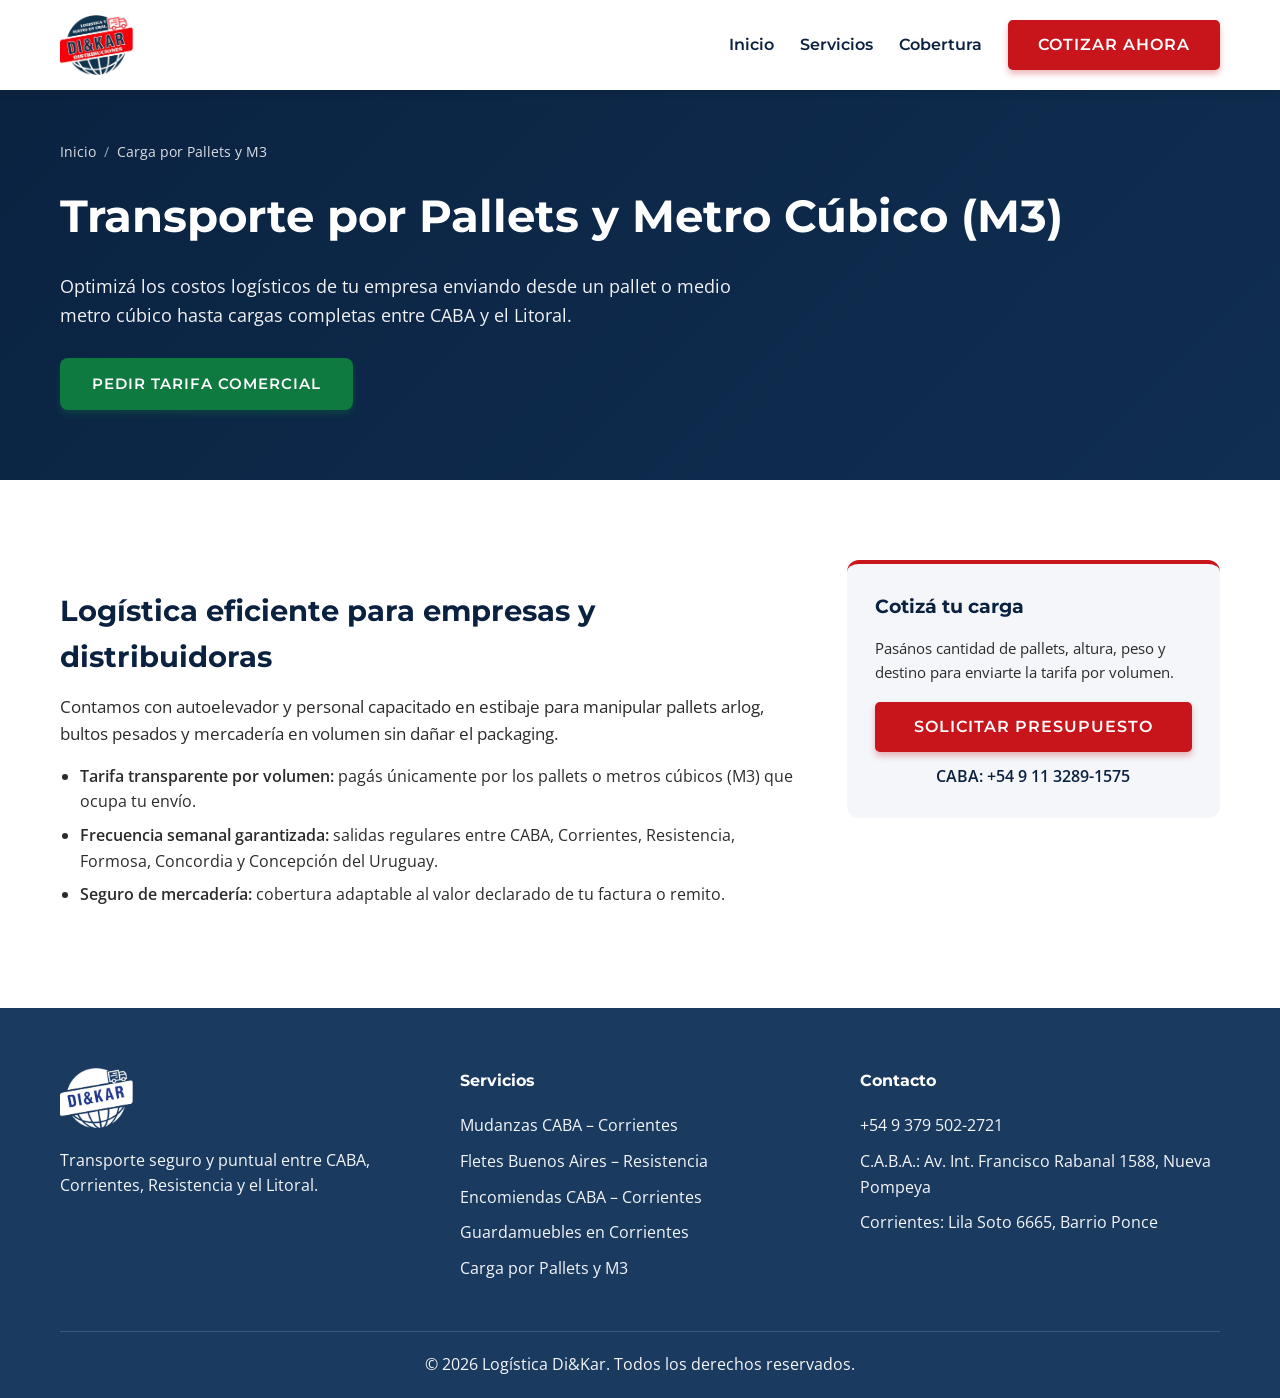
<file: carga-pallets-m3/index.html>
<!DOCTYPE html>
<html lang="es">
<head>
    <meta charset="UTF-8">
    <meta name="viewport" content="width=device-width, initial-scale=1.0">
    <title>Carga por Pallets y M3 entre Buenos Aires y el NEA — Logística Di&amp;Kar</title>
    <meta name="description" content="Transporte de carga paletizada y por metro cúbico (M3) entre CABA, Corrientes, Resistencia, Formosa y Entre Ríos. Tarifas competitivas para empresas.">
    <meta name="robots" content="index, follow, max-image-preview:large">
    <meta name="theme-color" content="#0A2240">
    <link rel="canonical" href="https://logisticadikar.com.ar/carga-pallets-m3/">
    <link rel="icon" href="/favicon.ico" sizes="any">
    <link rel="icon" type="image/png" sizes="32x32" href="/favicon-32.png">
    <link rel="apple-touch-icon" sizes="180x180" href="/apple-touch-icon.png">
    <link rel="manifest" href="/site.webmanifest">
    <meta property="og:type" content="website">
    <meta property="og:locale" content="es_AR">
    <meta property="og:site_name" content="Logística Di&amp;Kar">
    <meta property="og:title" content="Carga por Pallets y M3 — Logística Di&amp;Kar">
    <meta property="og:description" content="Logística B2B y carga consolidada por pallet o metro cúbico entre Buenos Aires y el Litoral.">
    <meta property="og:url" content="https://logisticadikar.com.ar/carga-pallets-m3/">
    <meta property="og:image" content="https://logisticadikar.com.ar/og-image.jpg">
    <meta property="og:image:width" content="1200">
    <meta property="og:image:height" content="630">
    <meta name="twitter:card" content="summary_large_image">
    <meta name="referrer" content="strict-origin-when-cross-origin">
    <script type="application/ld+json">
    {
      "@context": "https://schema.org",
      "@type": "Service",
      "name": "Transporte de Carga por Pallets y M3",
      "provider": { "@id": "https://logisticadikar.com.ar/#empresa", "@type": "MovingCompany", "name": "Logística Di&Kar", "url": "https://logisticadikar.com.ar/", "logo": "https://logisticadikar.com.ar/icon-512.png" },
      "areaServed": ["Ciudad Autónoma de Buenos Aires", "Corrientes", "Resistencia", "Formosa", "Entre Ríos"],
      "description": "Transporte de carga general consolidada tarifada por pallet estándar o metro cúbico."
    }
    </script>
    <script type="application/ld+json">
{
  "@context": "https://schema.org",
  "@type": "BreadcrumbList",
  "itemListElement": [
    {
      "@type": "ListItem",
      "position": 1,
      "name": "Inicio",
      "item": "https://logisticadikar.com.ar/"
    },
    {
      "@type": "ListItem",
      "position": 2,
      "name": "Carga por Pallets y M3",
      "item": "https://logisticadikar.com.ar/carga-pallets-m3/"
    }
  ]
}
    </script>
    <link rel="stylesheet" href="/styles.v4.css">
</head>
<body>
    <a class="skip-link" href="#main-content">Saltar al contenido principal</a>
    <header id="header">
        <nav class="navbar" aria-label="Navegación principal">
            <a href="/" class="logo" aria-label="Inicio — Logística Di&amp;Kar">
                <picture>
                    <source srcset="/Imagenes/opt/logo-160.avif 160w, /Imagenes/opt/logo-400.avif 400w" sizes="74px" type="image/avif">
                    <source srcset="/Imagenes/opt/logo-160.webp 160w, /Imagenes/opt/logo-400.webp 400w" sizes="74px" type="image/webp">
                    <img src="/Imagenes/opt/logo-160.png" srcset="/Imagenes/opt/logo-160.png 160w, /Imagenes/opt/logo-400.png 400w" sizes="74px" alt="Logística Di&amp;Kar" width="400" height="327" decoding="async">
                </picture>
            </a>
            <ul class="nav-links" id="nav-links">
                <li><a href="/">Inicio</a></li>
                <li><a href="/#servicios">Servicios</a></li>
                <li><a href="/#cobertura">Cobertura</a></li>
                <li><a href="/#contacto" class="btn btn-primary">Cotizar ahora</a></li>
            </ul>
            <button type="button" class="mobile-menu-btn" id="mobile-menu-btn" aria-label="Abrir menú" aria-expanded="false" aria-controls="nav-links">
                <svg class="icon" aria-hidden="true" viewBox="0 0 24 24"><path d="M3 6h18v2H3V6zm0 5h18v2H3v-2zm0 5h18v2H3v-2z"/></svg>
            </button>
        </nav>
    </header>

    <main id="main-content">
        <section class="subpage-hero">
            <div class="container">
                <nav class="breadcrumb" aria-label="Breadcrumb">
                    <ol>
                        <li><a href="/">Inicio</a></li>
                        <li><span aria-current="page">Carga por Pallets y M3</span></li>
                    </ol>
                </nav>
                <h1>Transporte por Pallets y Metro Cúbico (M3)</h1>
                <p>Optimizá los costos logísticos de tu empresa enviando desde un pallet o medio metro cúbico hasta cargas completas entre CABA y el Litoral.</p>
                <a href="https://wa.me/5493795022721?text=Hola%2C%20necesito%20tarifa%20de%20carga%20por%20pallet%20o%20M3" class="btn btn-whatsapp-hero" target="_blank" rel="noopener noreferrer">Pedir tarifa comercial</a>
            </div>
        </section>

        <section class="section-padding">
            <div class="container subpage-content">
                <article class="subpage-article">
                    <h2>Logística eficiente para empresas y distribuidoras</h2>
                    <p>Contamos con autoelevador y personal capacitado en estibaje para manipular pallets arlog, bultos pesados y mercadería en volumen sin dañar el packaging.</p>
                    <ul>
                        <li><strong>Tarifa transparente por volumen:</strong> pagás únicamente por los pallets o metros cúbicos (M3) que ocupa tu envío.</li>
                        <li><strong>Frecuencia semanal garantizada:</strong> salidas regulares entre CABA, Corrientes, Resistencia, Formosa, Concordia y Concepción del Uruguay.</li>
                        <li><strong>Seguro de mercadería:</strong> cobertura adaptable al valor declarado de tu factura o remito.</li>
                    </ul>
                </article>
                <aside class="subpage-sidebar">
                    <h3>Cotizá tu carga</h3>
                    <p>Pasános cantidad de pallets, altura, peso y destino para enviarte la tarifa por volumen.</p>
                    <a href="/#contacto" class="btn btn-primary" style="width: 100%; text-align: center; margin-bottom: 12px;">Solicitar presupuesto</a>
                    <a href="tel:+5491132891575" style="display: block; text-align: center; font-weight: 600; color: var(--primary-blue);">CABA: +54 9 11 3289-1575</a>
                </aside>
            </div>
        </section>
    </main>

    <footer>
        <div class="container">
            <div class="footer-grid">
                <div class="footer-about">
                    <picture>
                        <source srcset="/Imagenes/opt/logo-blanco-400.avif" type="image/avif">
                        <source srcset="/Imagenes/opt/logo-blanco-400.webp" type="image/webp">
                        <img src="/Imagenes/opt/logo-blanco-400.png" alt="Logística Di&amp;Kar — Transporte y fletes" width="400" height="327" loading="lazy" decoding="async">
                    </picture>
                    <p>Transporte seguro y puntual entre CABA, Corrientes, Resistencia y el Litoral.</p>
                </div>
                <div class="footer-links">
                    <h3>Servicios</h3>
                    <ul>
                        <li><a href="/mudanzas-caba-corrientes/">Mudanzas CABA – Corrientes</a></li>
                        <li><a href="/fletes-buenos-aires-resistencia/">Fletes Buenos Aires – Resistencia</a></li>
                        <li><a href="/encomiendas-caba-corrientes/">Encomiendas CABA – Corrientes</a></li>
                        <li><a href="/guardamuebles-corrientes/">Guardamuebles en Corrientes</a></li>
                        <li><a href="/carga-pallets-m3/">Carga por Pallets y M3</a></li>
                    </ul>
                </div>
                <div class="footer-contact">
                    <h3>Contacto</h3>
                    <p><a href="tel:+5493795022721">+54 9 379 502-2721</a></p>
                    <p>C.A.B.A.: Av. Int. Francisco Rabanal 1588, Nueva Pompeya</p>
                    <p>Corrientes: Lila Soto 6665, Barrio Ponce</p>
                </div>
            </div>
            <div class="footer-bottom">
                <p>&copy; 2026 Logística Di&amp;Kar. Todos los derechos reservados.</p>
            </div>
        </div>
    </footer>
    <script src="/script.v2.js" defer></script>
</body>
</html>
</file>
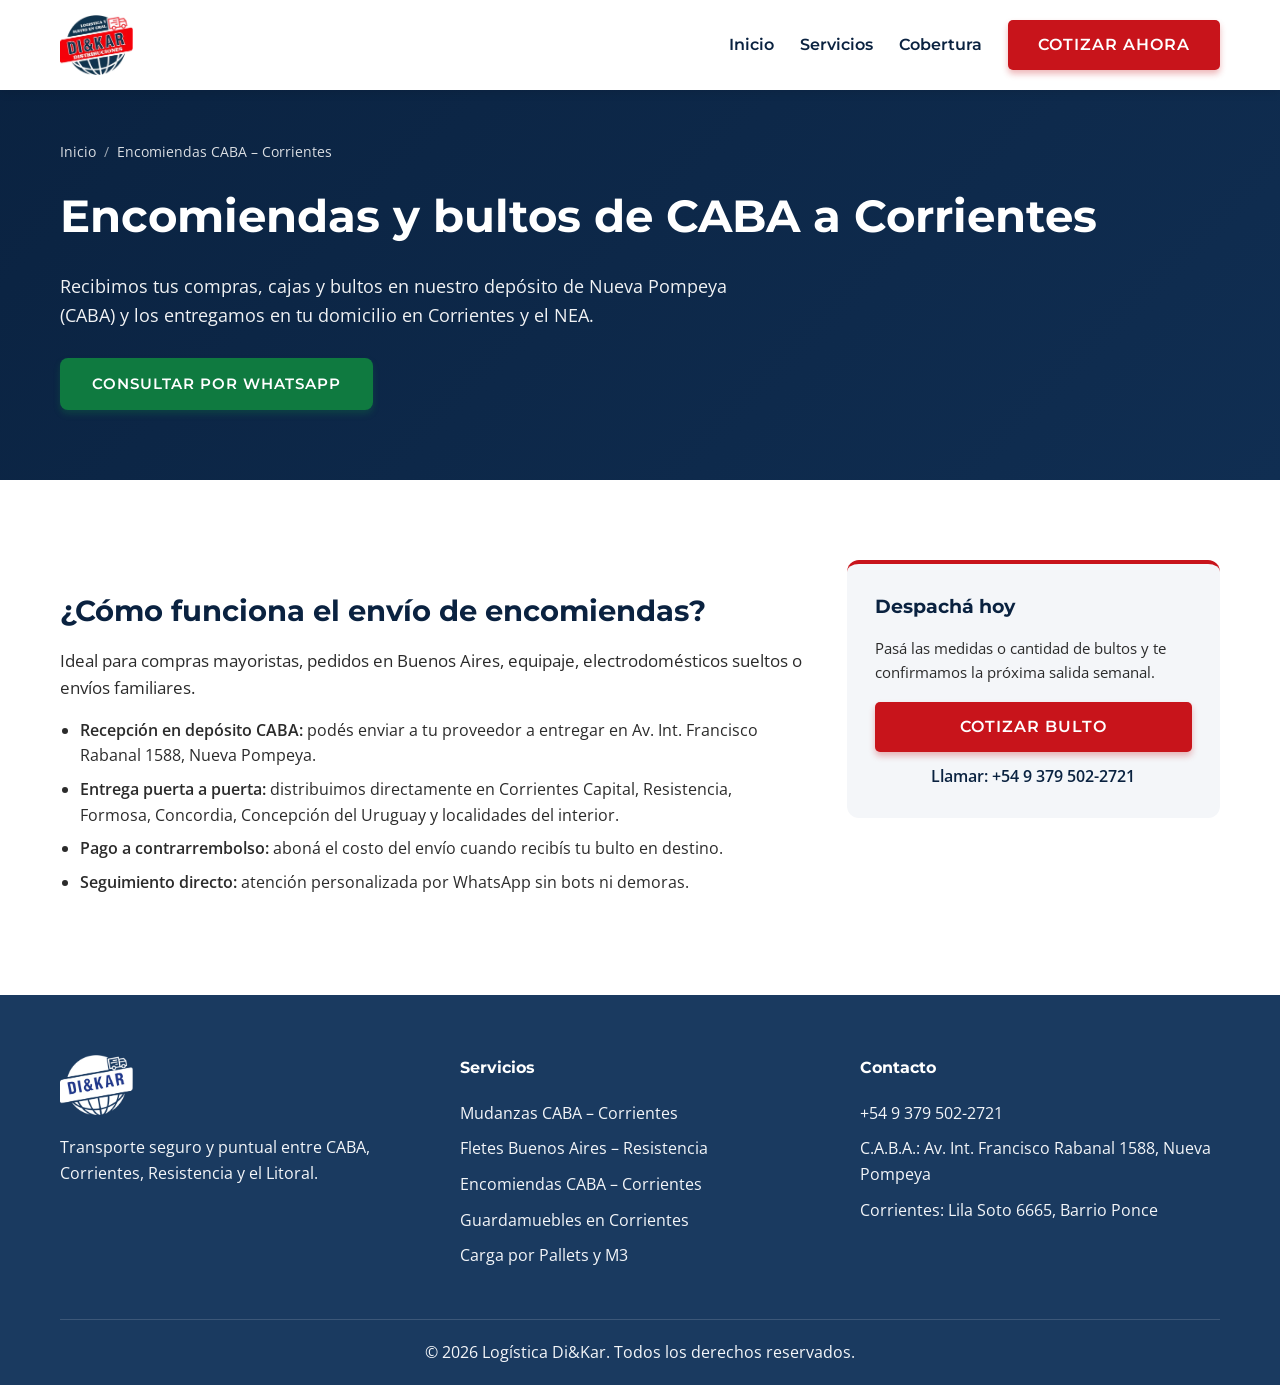
<file: encomiendas-caba-corrientes/index.html>
<!DOCTYPE html>
<html lang="es">
<head>
    <meta charset="UTF-8">
    <meta name="viewport" content="width=device-width, initial-scale=1.0">
    <title>Encomiendas CABA a Corrientes puerta a puerta — Logística Di&amp;Kar</title>
    <meta name="description" content="Envíos de encomiendas, cajas y bultos desde CABA hacia Corrientes, Resistencia, Formosa y Entre Ríos. Recepción en depósito y entrega a domicilio.">
    <meta name="robots" content="index, follow, max-image-preview:large">
    <meta name="theme-color" content="#0A2240">
    <link rel="canonical" href="https://logisticadikar.com.ar/encomiendas-caba-corrientes/">
    <link rel="icon" href="/favicon.ico" sizes="any">
    <link rel="icon" type="image/png" sizes="32x32" href="/favicon-32.png">
    <link rel="apple-touch-icon" sizes="180x180" href="/apple-touch-icon.png">
    <link rel="manifest" href="/site.webmanifest">
    <meta property="og:type" content="website">
    <meta property="og:locale" content="es_AR">
    <meta property="og:site_name" content="Logística Di&amp;Kar">
    <meta property="og:title" content="Encomiendas CABA a Corrientes puerta a puerta — Logística Di&amp;Kar">
    <meta property="og:description" content="Despachá cajas, bultos y compras de Buenos Aires a Corrientes con entrega a domicilio y pago contrarrembolso.">
    <meta property="og:url" content="https://logisticadikar.com.ar/encomiendas-caba-corrientes/">
    <meta property="og:image" content="https://logisticadikar.com.ar/og-image.jpg">
    <meta property="og:image:width" content="1200">
    <meta property="og:image:height" content="630">
    <meta name="twitter:card" content="summary_large_image">
    <meta name="referrer" content="strict-origin-when-cross-origin">
    <script type="application/ld+json">
    {
      "@context": "https://schema.org",
      "@type": "Service",
      "name": "Encomiendas y Bultos CABA Corrientes",
      "provider": { "@id": "https://logisticadikar.com.ar/#empresa", "@type": "MovingCompany", "name": "Logística Di&Kar", "url": "https://logisticadikar.com.ar/", "logo": "https://logisticadikar.com.ar/icon-512.png" },
      "areaServed": ["Ciudad Autónoma de Buenos Aires", "Corrientes", "Resistencia", "Formosa"],
      "description": "Servicio de envío de encomiendas, cajas y bultos con recepción en CABA y entrega puerta a puerta en el NEA."
    }
    </script>
    <script type="application/ld+json">
{
  "@context": "https://schema.org",
  "@type": "BreadcrumbList",
  "itemListElement": [
    {
      "@type": "ListItem",
      "position": 1,
      "name": "Inicio",
      "item": "https://logisticadikar.com.ar/"
    },
    {
      "@type": "ListItem",
      "position": 2,
      "name": "Encomiendas CABA – Corrientes",
      "item": "https://logisticadikar.com.ar/encomiendas-caba-corrientes/"
    }
  ]
}
    </script>
    <link rel="stylesheet" href="/styles.v4.css">
</head>
<body>
    <a class="skip-link" href="#main-content">Saltar al contenido principal</a>
    <header id="header">
        <nav class="navbar" aria-label="Navegación principal">
            <a href="/" class="logo" aria-label="Inicio — Logística Di&amp;Kar">
                <picture>
                    <source srcset="/Imagenes/opt/logo-160.avif 160w, /Imagenes/opt/logo-400.avif 400w" sizes="74px" type="image/avif">
                    <source srcset="/Imagenes/opt/logo-160.webp 160w, /Imagenes/opt/logo-400.webp 400w" sizes="74px" type="image/webp">
                    <img src="/Imagenes/opt/logo-160.png" srcset="/Imagenes/opt/logo-160.png 160w, /Imagenes/opt/logo-400.png 400w" sizes="74px" alt="Logística Di&amp;Kar" width="400" height="327" decoding="async">
                </picture>
            </a>
            <ul class="nav-links" id="nav-links">
                <li><a href="/">Inicio</a></li>
                <li><a href="/#servicios">Servicios</a></li>
                <li><a href="/#cobertura">Cobertura</a></li>
                <li><a href="/#contacto" class="btn btn-primary">Cotizar ahora</a></li>
            </ul>
            <button type="button" class="mobile-menu-btn" id="mobile-menu-btn" aria-label="Abrir menú" aria-expanded="false" aria-controls="nav-links">
                <svg class="icon" aria-hidden="true" viewBox="0 0 24 24"><path d="M3 6h18v2H3V6zm0 5h18v2H3v-2zm0 5h18v2H3v-2z"/></svg>
            </button>
        </nav>
    </header>

    <main id="main-content">
        <section class="subpage-hero">
            <div class="container">
                <nav class="breadcrumb" aria-label="Breadcrumb">
                    <ol>
                        <li><a href="/">Inicio</a></li>
                        <li><span aria-current="page">Encomiendas CABA – Corrientes</span></li>
                    </ol>
                </nav>
                <h1>Encomiendas y bultos de CABA a Corrientes</h1>
                <p>Recibimos tus compras, cajas y bultos en nuestro depósito de Nueva Pompeya (CABA) y los entregamos en tu domicilio en Corrientes y el NEA.</p>
                <a href="https://wa.me/5493795022721?text=Hola%2C%20quiero%20enviar%20una%20encomienda%20desde%20CABA" class="btn btn-whatsapp-hero" target="_blank" rel="noopener noreferrer">Consultar por WhatsApp</a>
            </div>
        </section>

        <section class="section-padding">
            <div class="container subpage-content">
                <article class="subpage-article">
                    <h2>¿Cómo funciona el envío de encomiendas?</h2>
                    <p>Ideal para compras mayoristas, pedidos en Buenos Aires, equipaje, electrodomésticos sueltos o envíos familiares.</p>
                    <ul>
                        <li><strong>Recepción en depósito CABA:</strong> podés enviar a tu proveedor a entregar en Av. Int. Francisco Rabanal 1588, Nueva Pompeya.</li>
                        <li><strong>Entrega puerta a puerta:</strong> distribuimos directamente en Corrientes Capital, Resistencia, Formosa, Concordia, Concepción del Uruguay y localidades del interior.</li>
                        <li><strong>Pago a contrarrembolso:</strong> aboná el costo del envío cuando recibís tu bulto en destino.</li>
                        <li><strong>Seguimiento directo:</strong> atención personalizada por WhatsApp sin bots ni demoras.</li>
                    </ul>
                </article>
                <aside class="subpage-sidebar">
                    <h3>Despachá hoy</h3>
                    <p>Pasá las medidas o cantidad de bultos y te confirmamos la próxima salida semanal.</p>
                    <a href="/#contacto" class="btn btn-primary" style="width: 100%; text-align: center; margin-bottom: 12px;">Cotizar bulto</a>
                    <a href="tel:+5493795022721" style="display: block; text-align: center; font-weight: 600; color: var(--primary-blue);">Llamar: +54 9 379 502-2721</a>
                </aside>
            </div>
        </section>
    </main>

    <footer>
        <div class="container">
            <div class="footer-grid">
                <div class="footer-about">
                    <picture>
                        <source srcset="/Imagenes/opt/logo-blanco-400.avif" type="image/avif">
                        <source srcset="/Imagenes/opt/logo-blanco-400.webp" type="image/webp">
                        <img src="/Imagenes/opt/logo-blanco-400.png" alt="Logística Di&amp;Kar — Transporte y fletes" width="400" height="327" loading="lazy" decoding="async">
                    </picture>
                    <p>Transporte seguro y puntual entre CABA, Corrientes, Resistencia y el Litoral.</p>
                </div>
                <div class="footer-links">
                    <h3>Servicios</h3>
                    <ul>
                        <li><a href="/mudanzas-caba-corrientes/">Mudanzas CABA – Corrientes</a></li>
                        <li><a href="/fletes-buenos-aires-resistencia/">Fletes Buenos Aires – Resistencia</a></li>
                        <li><a href="/encomiendas-caba-corrientes/">Encomiendas CABA – Corrientes</a></li>
                        <li><a href="/guardamuebles-corrientes/">Guardamuebles en Corrientes</a></li>
                        <li><a href="/carga-pallets-m3/">Carga por Pallets y M3</a></li>
                    </ul>
                </div>
                <div class="footer-contact">
                    <h3>Contacto</h3>
                    <p><a href="tel:+5493795022721">+54 9 379 502-2721</a></p>
                    <p>C.A.B.A.: Av. Int. Francisco Rabanal 1588, Nueva Pompeya</p>
                    <p>Corrientes: Lila Soto 6665, Barrio Ponce</p>
                </div>
            </div>
            <div class="footer-bottom">
                <p>&copy; 2026 Logística Di&amp;Kar. Todos los derechos reservados.</p>
            </div>
        </div>
    </footer>
    <script src="/script.v2.js" defer></script>
</body>
</html>
</file>
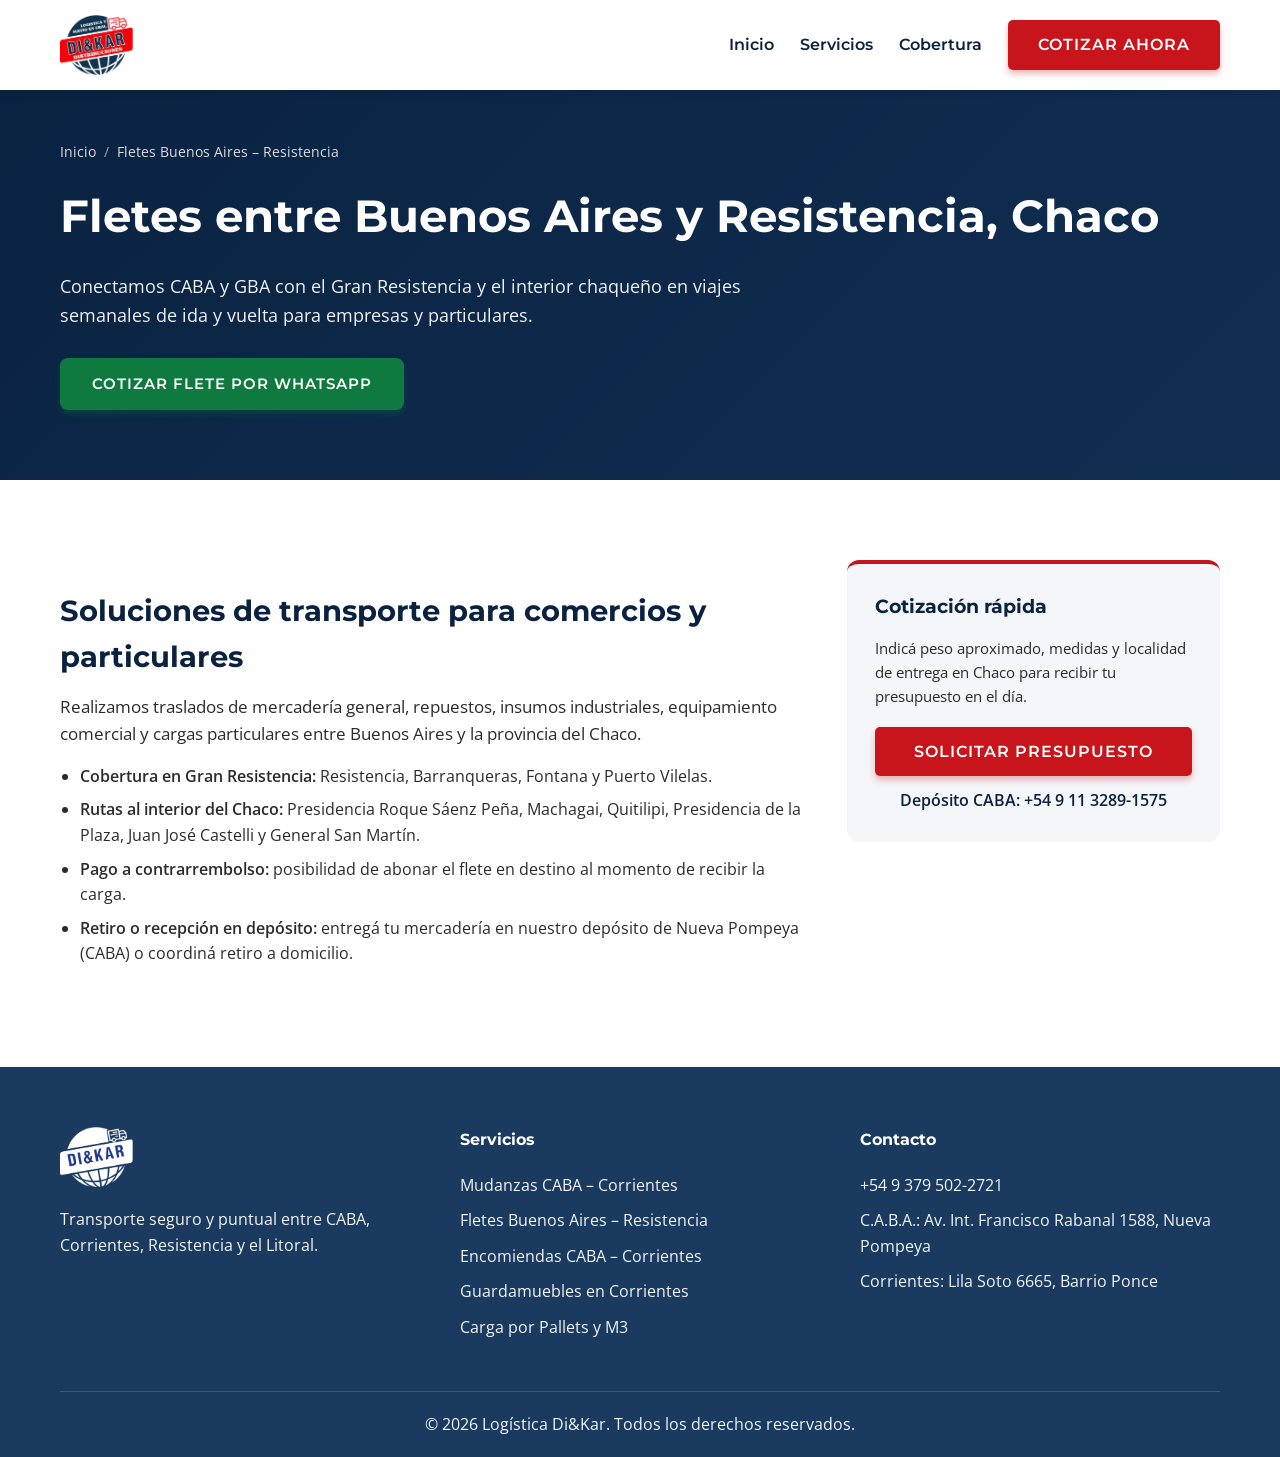
<file: fletes-buenos-aires-resistencia/index.html>
<!DOCTYPE html>
<html lang="es">
<head>
    <meta charset="UTF-8">
    <meta name="viewport" content="width=device-width, initial-scale=1.0">
    <title>Fletes Buenos Aires a Resistencia (Chaco) — Logística Di&amp;Kar</title>
    <meta name="description" content="Fletes regulares entre Buenos Aires (CABA) y Resistencia, Sáenz Peña, Barranqueras, Fontana y todo Chaco. Envíos ida y vuelta con seguro opcional.">
    <meta name="robots" content="index, follow, max-image-preview:large">
    <meta name="theme-color" content="#0A2240">
    <link rel="canonical" href="https://logisticadikar.com.ar/fletes-buenos-aires-resistencia/">
    <link rel="icon" href="/favicon.ico" sizes="any">
    <link rel="icon" type="image/png" sizes="32x32" href="/favicon-32.png">
    <link rel="apple-touch-icon" sizes="180x180" href="/apple-touch-icon.png">
    <link rel="manifest" href="/site.webmanifest">
    <meta property="og:type" content="website">
    <meta property="og:locale" content="es_AR">
    <meta property="og:site_name" content="Logística Di&amp;Kar">
    <meta property="og:title" content="Fletes Buenos Aires a Resistencia (Chaco) — Logística Di&amp;Kar">
    <meta property="og:description" content="Traslados comerciales y particulares entre Buenos Aires y Resistencia / interior de Chaco.">
    <meta property="og:url" content="https://logisticadikar.com.ar/fletes-buenos-aires-resistencia/">
    <meta property="og:image" content="https://logisticadikar.com.ar/og-image.jpg">
    <meta property="og:image:width" content="1200">
    <meta property="og:image:height" content="630">
    <meta name="twitter:card" content="summary_large_image">
    <meta name="referrer" content="strict-origin-when-cross-origin">
    <script type="application/ld+json">
    {
      "@context": "https://schema.org",
      "@type": "Service",
      "name": "Fletes Buenos Aires a Resistencia",
      "provider": { "@id": "https://logisticadikar.com.ar/#empresa", "@type": "MovingCompany", "name": "Logística Di&Kar", "url": "https://logisticadikar.com.ar/", "logo": "https://logisticadikar.com.ar/icon-512.png" },
      "areaServed": ["Ciudad Autónoma de Buenos Aires", "Resistencia", "Chaco"],
      "description": "Servicio de fletes regulares de cargas generales y comerciales entre Buenos Aires y Resistencia, Chaco."
    }
    </script>
    <script type="application/ld+json">
{
  "@context": "https://schema.org",
  "@type": "BreadcrumbList",
  "itemListElement": [
    {
      "@type": "ListItem",
      "position": 1,
      "name": "Inicio",
      "item": "https://logisticadikar.com.ar/"
    },
    {
      "@type": "ListItem",
      "position": 2,
      "name": "Fletes Buenos Aires – Resistencia",
      "item": "https://logisticadikar.com.ar/fletes-buenos-aires-resistencia/"
    }
  ]
}
    </script>
    <link rel="stylesheet" href="/styles.v4.css">
</head>
<body>
    <a class="skip-link" href="#main-content">Saltar al contenido principal</a>
    <header id="header">
        <nav class="navbar" aria-label="Navegación principal">
            <a href="/" class="logo" aria-label="Inicio — Logística Di&amp;Kar">
                <picture>
                    <source srcset="/Imagenes/opt/logo-160.avif 160w, /Imagenes/opt/logo-400.avif 400w" sizes="74px" type="image/avif">
                    <source srcset="/Imagenes/opt/logo-160.webp 160w, /Imagenes/opt/logo-400.webp 400w" sizes="74px" type="image/webp">
                    <img src="/Imagenes/opt/logo-160.png" srcset="/Imagenes/opt/logo-160.png 160w, /Imagenes/opt/logo-400.png 400w" sizes="74px" alt="Logística Di&amp;Kar" width="400" height="327" decoding="async">
                </picture>
            </a>
            <ul class="nav-links" id="nav-links">
                <li><a href="/">Inicio</a></li>
                <li><a href="/#servicios">Servicios</a></li>
                <li><a href="/#cobertura">Cobertura</a></li>
                <li><a href="/#contacto" class="btn btn-primary">Cotizar ahora</a></li>
            </ul>
            <button type="button" class="mobile-menu-btn" id="mobile-menu-btn" aria-label="Abrir menú" aria-expanded="false" aria-controls="nav-links">
                <svg class="icon" aria-hidden="true" viewBox="0 0 24 24"><path d="M3 6h18v2H3V6zm0 5h18v2H3v-2zm0 5h18v2H3v-2z"/></svg>
            </button>
        </nav>
    </header>

    <main id="main-content">
        <section class="subpage-hero">
            <div class="container">
                <nav class="breadcrumb" aria-label="Breadcrumb">
                    <ol>
                        <li><a href="/">Inicio</a></li>
                        <li><span aria-current="page">Fletes Buenos Aires – Resistencia</span></li>
                    </ol>
                </nav>
                <h1>Fletes entre Buenos Aires y Resistencia, Chaco</h1>
                <p>Conectamos CABA y GBA con el Gran Resistencia y el interior chaqueño en viajes semanales de ida y vuelta para empresas y particulares.</p>
                <a href="https://wa.me/5493795022721?text=Hola%2C%20necesito%20cotizar%20un%20flete%20Buenos%20Aires%20-%20Resistencia" class="btn btn-whatsapp-hero" target="_blank" rel="noopener noreferrer">Cotizar flete por WhatsApp</a>
            </div>
        </section>

        <section class="section-padding">
            <div class="container subpage-content">
                <article class="subpage-article">
                    <h2>Soluciones de transporte para comercios y particulares</h2>
                    <p>Realizamos traslados de mercadería general, repuestos, insumos industriales, equipamiento comercial y cargas particulares entre Buenos Aires y la provincia del Chaco.</p>
                    <ul>
                        <li><strong>Cobertura en Gran Resistencia:</strong> Resistencia, Barranqueras, Fontana y Puerto Vilelas.</li>
                        <li><strong>Rutas al interior del Chaco:</strong> Presidencia Roque Sáenz Peña, Machagai, Quitilipi, Presidencia de la Plaza, Juan José Castelli y General San Martín.</li>
                        <li><strong>Pago a contrarrembolso:</strong> posibilidad de abonar el flete en destino al momento de recibir la carga.</li>
                        <li><strong>Retiro o recepción en depósito:</strong> entregá tu mercadería en nuestro depósito de Nueva Pompeya (CABA) o coordiná retiro a domicilio.</li>
                    </ul>
                </article>
                <aside class="subpage-sidebar">
                    <h3>Cotización rápida</h3>
                    <p>Indicá peso aproximado, medidas y localidad de entrega en Chaco para recibir tu presupuesto en el día.</p>
                    <a href="/#contacto" class="btn btn-primary" style="width: 100%; text-align: center; margin-bottom: 12px;">Solicitar presupuesto</a>
                    <a href="tel:+5491132891575" style="display: block; text-align: center; font-weight: 600; color: var(--primary-blue);">Depósito CABA: +54 9 11 3289-1575</a>
                </aside>
            </div>
        </section>
    </main>

    <footer>
        <div class="container">
            <div class="footer-grid">
                <div class="footer-about">
                    <picture>
                        <source srcset="/Imagenes/opt/logo-blanco-400.avif" type="image/avif">
                        <source srcset="/Imagenes/opt/logo-blanco-400.webp" type="image/webp">
                        <img src="/Imagenes/opt/logo-blanco-400.png" alt="Logística Di&amp;Kar — Transporte y fletes" width="400" height="327" loading="lazy" decoding="async">
                    </picture>
                    <p>Transporte seguro y puntual entre CABA, Corrientes, Resistencia y el Litoral.</p>
                </div>
                <div class="footer-links">
                    <h3>Servicios</h3>
                    <ul>
                        <li><a href="/mudanzas-caba-corrientes/">Mudanzas CABA – Corrientes</a></li>
                        <li><a href="/fletes-buenos-aires-resistencia/">Fletes Buenos Aires – Resistencia</a></li>
                        <li><a href="/encomiendas-caba-corrientes/">Encomiendas CABA – Corrientes</a></li>
                        <li><a href="/guardamuebles-corrientes/">Guardamuebles en Corrientes</a></li>
                        <li><a href="/carga-pallets-m3/">Carga por Pallets y M3</a></li>
                    </ul>
                </div>
                <div class="footer-contact">
                    <h3>Contacto</h3>
                    <p><a href="tel:+5493795022721">+54 9 379 502-2721</a></p>
                    <p>C.A.B.A.: Av. Int. Francisco Rabanal 1588, Nueva Pompeya</p>
                    <p>Corrientes: Lila Soto 6665, Barrio Ponce</p>
                </div>
            </div>
            <div class="footer-bottom">
                <p>&copy; 2026 Logística Di&amp;Kar. Todos los derechos reservados.</p>
            </div>
        </div>
    </footer>
    <script src="/script.v2.js" defer></script>
</body>
</html>
</file>
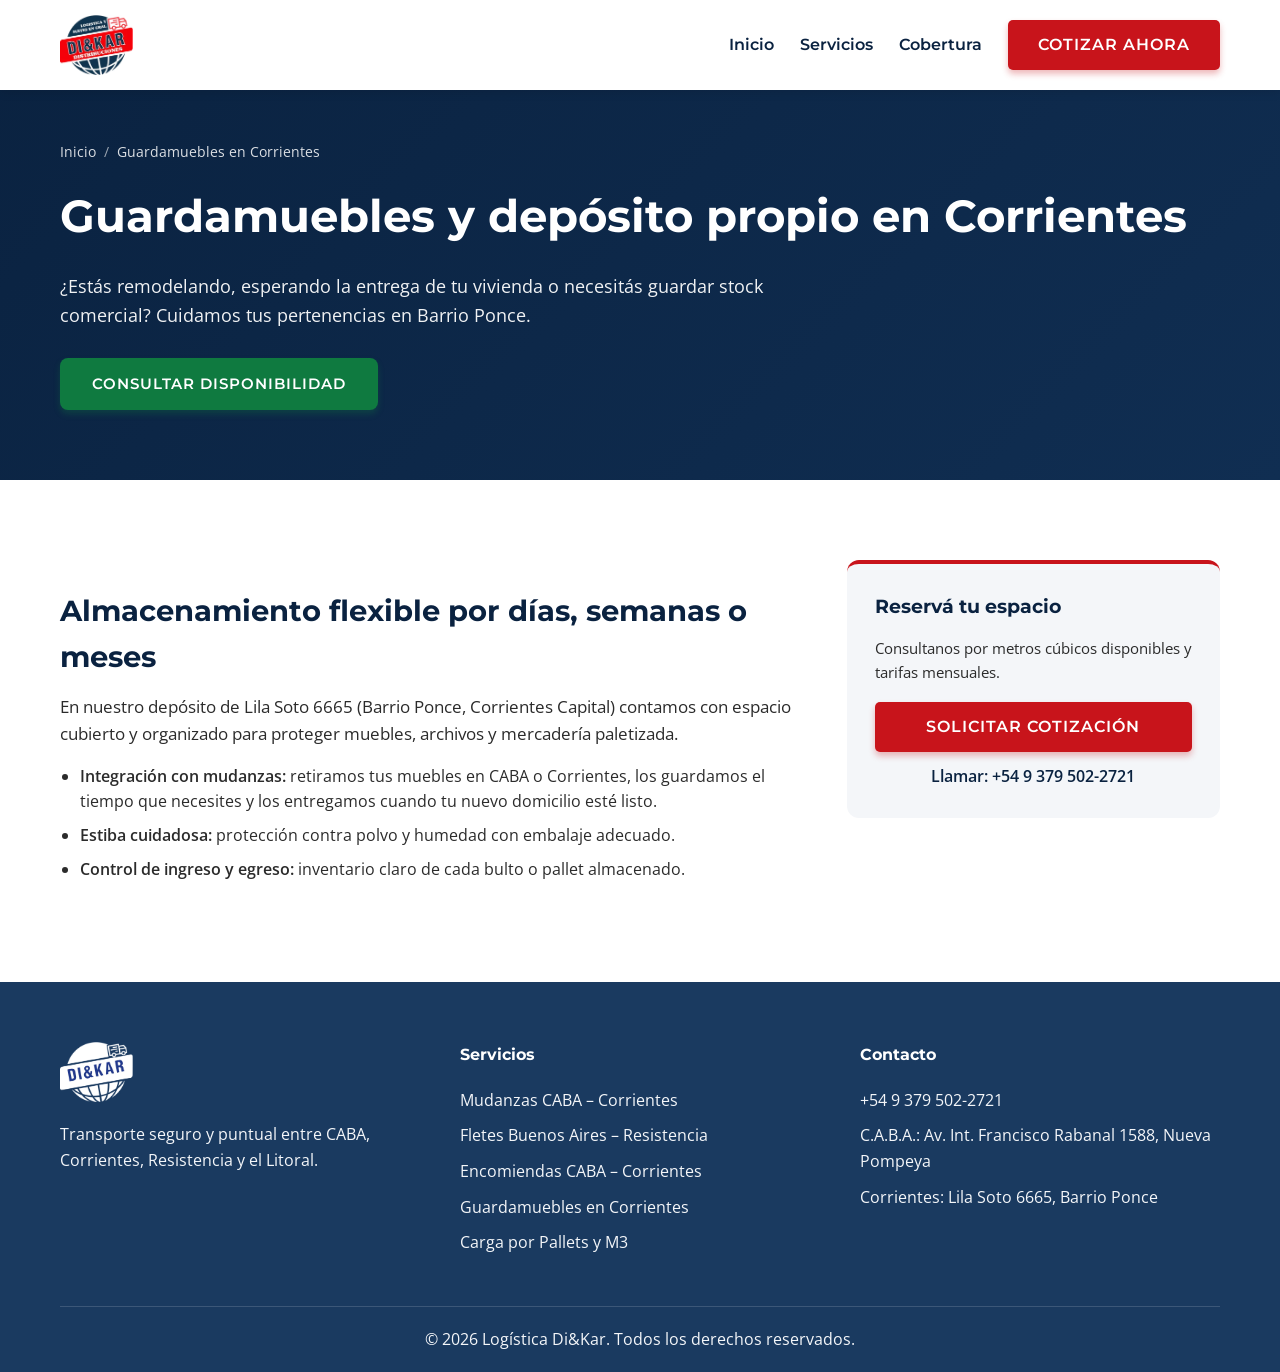
<file: guardamuebles-corrientes/index.html>
<!DOCTYPE html>
<html lang="es">
<head>
    <meta charset="UTF-8">
    <meta name="viewport" content="width=device-width, initial-scale=1.0">
    <title>Guardamuebles y Depósito en Corrientes — Logística Di&amp;Kar</title>
    <meta name="description" content="Servicio de guardamuebles y depósito propio en Barrio Ponce, Corrientes Capital. Almacenamiento seguro temporal o prolongado para muebles y stock comercial.">
    <meta name="robots" content="index, follow, max-image-preview:large">
    <meta name="theme-color" content="#0A2240">
    <link rel="canonical" href="https://logisticadikar.com.ar/guardamuebles-corrientes/">
    <link rel="icon" href="/favicon.ico" sizes="any">
    <link rel="icon" type="image/png" sizes="32x32" href="/favicon-32.png">
    <link rel="apple-touch-icon" sizes="180x180" href="/apple-touch-icon.png">
    <link rel="manifest" href="/site.webmanifest">
    <meta property="og:type" content="website">
    <meta property="og:locale" content="es_AR">
    <meta property="og:site_name" content="Logística Di&amp;Kar">
    <meta property="og:title" content="Guardamuebles y Depósito en Corrientes — Logística Di&amp;Kar">
    <meta property="og:description" content="Almacenamiento seguro para tus muebles o mercadería en nuestro depósito propio de Corrientes Capital.">
    <meta property="og:url" content="https://logisticadikar.com.ar/guardamuebles-corrientes/">
    <meta property="og:image" content="https://logisticadikar.com.ar/og-image.jpg">
    <meta property="og:image:width" content="1200">
    <meta property="og:image:height" content="630">
    <meta name="twitter:card" content="summary_large_image">
    <meta name="referrer" content="strict-origin-when-cross-origin">
    <script type="application/ld+json">
    {
      "@context": "https://schema.org",
      "@type": "Service",
      "name": "Guardamuebles y Depósito en Corrientes",
      "provider": { "@id": "https://logisticadikar.com.ar/#empresa", "@type": "MovingCompany", "name": "Logística Di&Kar", "url": "https://logisticadikar.com.ar/", "logo": "https://logisticadikar.com.ar/icon-512.png" },
      "areaServed": ["Corrientes"],
      "description": "Depósito propio en Barrio Ponce, Corrientes Capital para guardamuebles y resguardo de mercadería."
    }
    </script>
    <script type="application/ld+json">
{
  "@context": "https://schema.org",
  "@type": "BreadcrumbList",
  "itemListElement": [
    {
      "@type": "ListItem",
      "position": 1,
      "name": "Inicio",
      "item": "https://logisticadikar.com.ar/"
    },
    {
      "@type": "ListItem",
      "position": 2,
      "name": "Guardamuebles en Corrientes",
      "item": "https://logisticadikar.com.ar/guardamuebles-corrientes/"
    }
  ]
}
    </script>
    <link rel="stylesheet" href="/styles.v4.css">
</head>
<body>
    <a class="skip-link" href="#main-content">Saltar al contenido principal</a>
    <header id="header">
        <nav class="navbar" aria-label="Navegación principal">
            <a href="/" class="logo" aria-label="Inicio — Logística Di&amp;Kar">
                <picture>
                    <source srcset="/Imagenes/opt/logo-160.avif 160w, /Imagenes/opt/logo-400.avif 400w" sizes="74px" type="image/avif">
                    <source srcset="/Imagenes/opt/logo-160.webp 160w, /Imagenes/opt/logo-400.webp 400w" sizes="74px" type="image/webp">
                    <img src="/Imagenes/opt/logo-160.png" srcset="/Imagenes/opt/logo-160.png 160w, /Imagenes/opt/logo-400.png 400w" sizes="74px" alt="Logística Di&amp;Kar" width="400" height="327" decoding="async">
                </picture>
            </a>
            <ul class="nav-links" id="nav-links">
                <li><a href="/">Inicio</a></li>
                <li><a href="/#servicios">Servicios</a></li>
                <li><a href="/#cobertura">Cobertura</a></li>
                <li><a href="/#contacto" class="btn btn-primary">Cotizar ahora</a></li>
            </ul>
            <button type="button" class="mobile-menu-btn" id="mobile-menu-btn" aria-label="Abrir menú" aria-expanded="false" aria-controls="nav-links">
                <svg class="icon" aria-hidden="true" viewBox="0 0 24 24"><path d="M3 6h18v2H3V6zm0 5h18v2H3v-2zm0 5h18v2H3v-2z"/></svg>
            </button>
        </nav>
    </header>

    <main id="main-content">
        <section class="subpage-hero">
            <div class="container">
                <nav class="breadcrumb" aria-label="Breadcrumb">
                    <ol>
                        <li><a href="/">Inicio</a></li>
                        <li><span aria-current="page">Guardamuebles en Corrientes</span></li>
                    </ol>
                </nav>
                <h1>Guardamuebles y depósito propio en Corrientes</h1>
                <p>¿Estás remodelando, esperando la entrega de tu vivienda o necesitás guardar stock comercial? Cuidamos tus pertenencias en Barrio Ponce.</p>
                <a href="https://wa.me/5493795022721?text=Hola%2C%20quiero%20consultar%20por%20guardamuebles%20en%20Corrientes" class="btn btn-whatsapp-hero" target="_blank" rel="noopener noreferrer">Consultar disponibilidad</a>
            </div>
        </section>

        <section class="section-padding">
            <div class="container subpage-content">
                <article class="subpage-article">
                    <h2>Almacenamiento flexible por días, semanas o meses</h2>
                    <p>En nuestro depósito de Lila Soto 6665 (Barrio Ponce, Corrientes Capital) contamos con espacio cubierto y organizado para proteger muebles, archivos y mercadería paletizada.</p>
                    <ul>
                        <li><strong>Integración con mudanzas:</strong> retiramos tus muebles en CABA o Corrientes, los guardamos el tiempo que necesites y los entregamos cuando tu nuevo domicilio esté listo.</li>
                        <li><strong>Estiba cuidadosa:</strong> protección contra polvo y humedad con embalaje adecuado.</li>
                        <li><strong>Control de ingreso y egreso:</strong> inventario claro de cada bulto o pallet almacenado.</li>
                    </ul>
                </article>
                <aside class="subpage-sidebar">
                    <h3>Reservá tu espacio</h3>
                    <p>Consultanos por metros cúbicos disponibles y tarifas mensuales.</p>
                    <a href="/#contacto" class="btn btn-primary" style="width: 100%; text-align: center; margin-bottom: 12px;">Solicitar cotización</a>
                    <a href="tel:+5493795022721" style="display: block; text-align: center; font-weight: 600; color: var(--primary-blue);">Llamar: +54 9 379 502-2721</a>
                </aside>
            </div>
        </section>
    </main>

    <footer>
        <div class="container">
            <div class="footer-grid">
                <div class="footer-about">
                    <picture>
                        <source srcset="/Imagenes/opt/logo-blanco-400.avif" type="image/avif">
                        <source srcset="/Imagenes/opt/logo-blanco-400.webp" type="image/webp">
                        <img src="/Imagenes/opt/logo-blanco-400.png" alt="Logística Di&amp;Kar — Transporte y fletes" width="400" height="327" loading="lazy" decoding="async">
                    </picture>
                    <p>Transporte seguro y puntual entre CABA, Corrientes, Resistencia y el Litoral.</p>
                </div>
                <div class="footer-links">
                    <h3>Servicios</h3>
                    <ul>
                        <li><a href="/mudanzas-caba-corrientes/">Mudanzas CABA – Corrientes</a></li>
                        <li><a href="/fletes-buenos-aires-resistencia/">Fletes Buenos Aires – Resistencia</a></li>
                        <li><a href="/encomiendas-caba-corrientes/">Encomiendas CABA – Corrientes</a></li>
                        <li><a href="/guardamuebles-corrientes/">Guardamuebles en Corrientes</a></li>
                        <li><a href="/carga-pallets-m3/">Carga por Pallets y M3</a></li>
                    </ul>
                </div>
                <div class="footer-contact">
                    <h3>Contacto</h3>
                    <p><a href="tel:+5493795022721">+54 9 379 502-2721</a></p>
                    <p>C.A.B.A.: Av. Int. Francisco Rabanal 1588, Nueva Pompeya</p>
                    <p>Corrientes: Lila Soto 6665, Barrio Ponce</p>
                </div>
            </div>
            <div class="footer-bottom">
                <p>&copy; 2026 Logística Di&amp;Kar. Todos los derechos reservados.</p>
            </div>
        </div>
    </footer>
    <script src="/script.v2.js" defer></script>
</body>
</html>
</file>
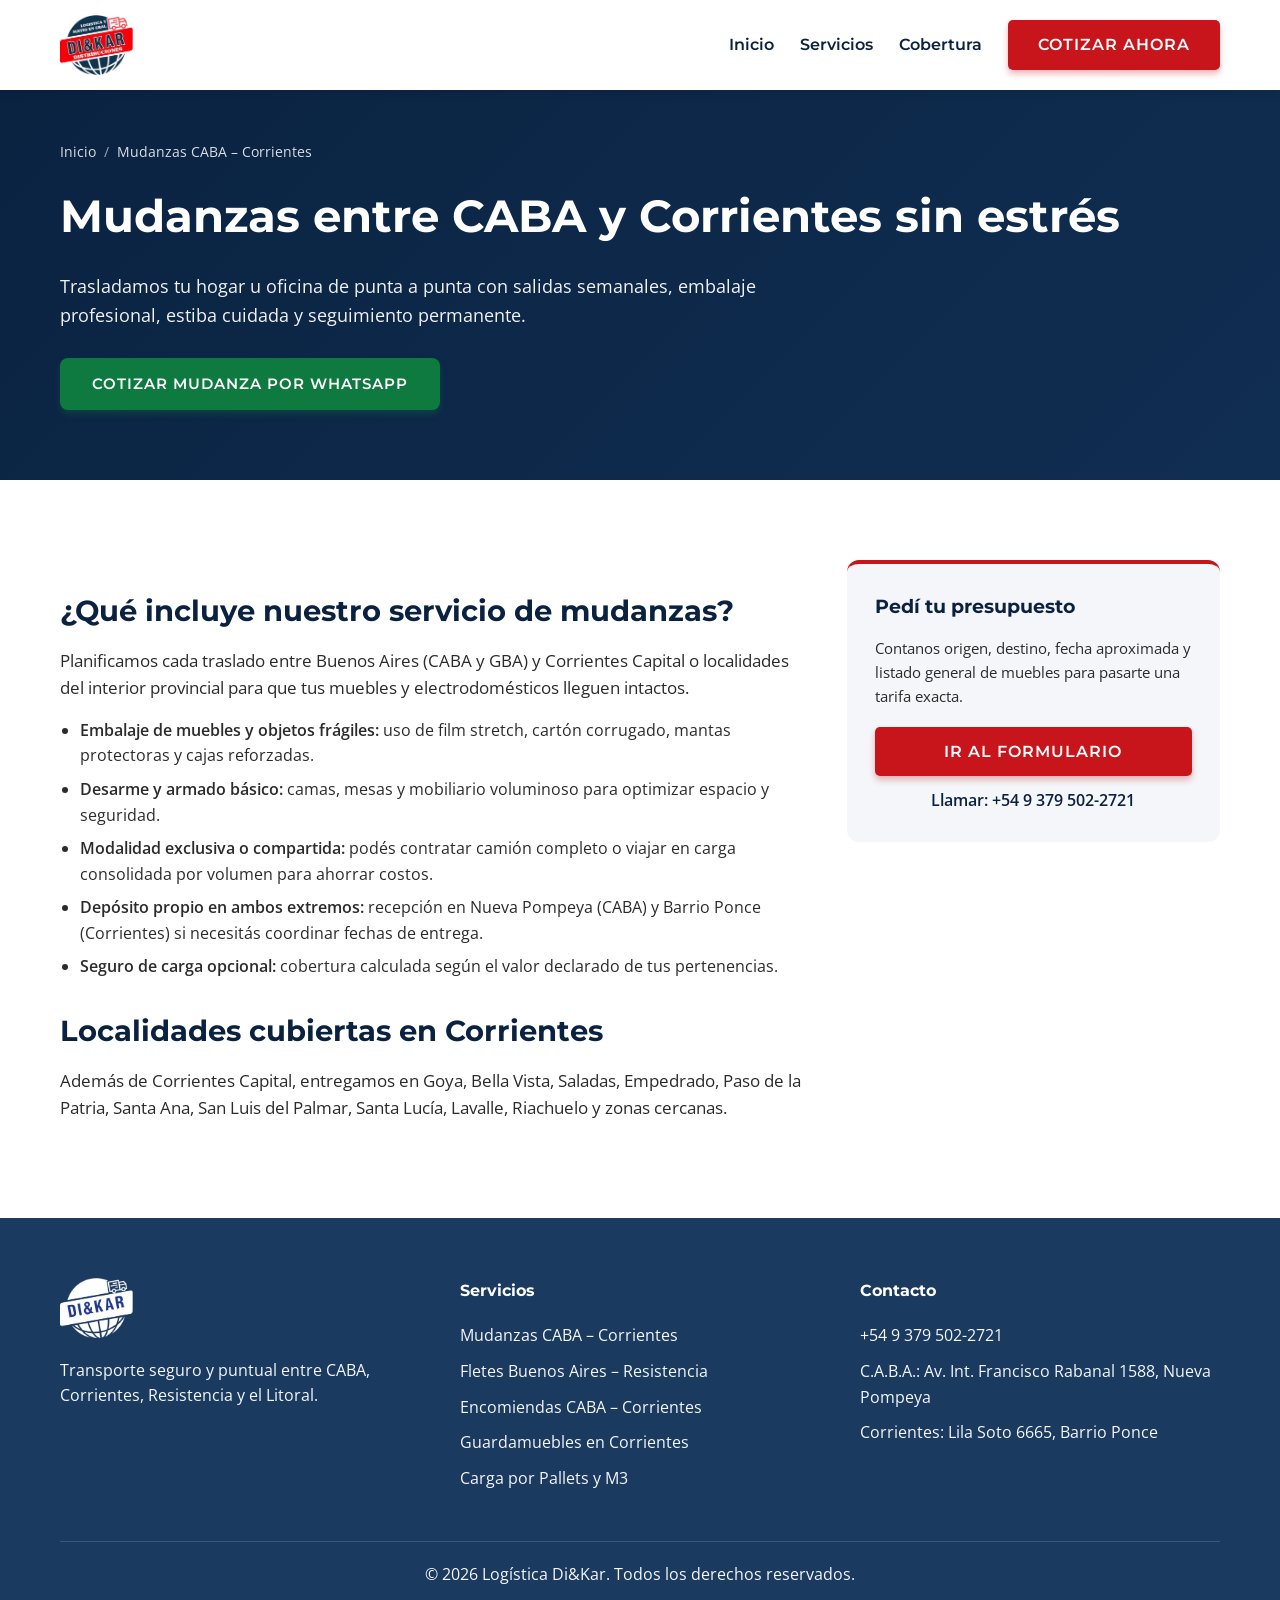
<file: mudanzas-caba-corrientes/index.html>
<!DOCTYPE html>
<html lang="es">
<head>
    <meta charset="UTF-8">
    <meta name="viewport" content="width=device-width, initial-scale=1.0">
    <title>Mudanzas CABA a Corrientes ida y vuelta — Logística Di&amp;Kar</title>
    <meta name="description" content="Mudanzas integrales entre CABA, GBA y Corrientes con embalaje profesional, desarme de muebles, estiba experta y seguro opcional. Salidas semanales.">
    <meta name="robots" content="index, follow, max-image-preview:large">
    <meta name="theme-color" content="#0A2240">
    <link rel="canonical" href="https://logisticadikar.com.ar/mudanzas-caba-corrientes/">
    <link rel="icon" href="/favicon.ico" sizes="any">
    <link rel="icon" type="image/png" sizes="32x32" href="/favicon-32.png">
    <link rel="apple-touch-icon" sizes="180x180" href="/apple-touch-icon.png">
    <link rel="manifest" href="/site.webmanifest">
    <meta property="og:type" content="website">
    <meta property="og:locale" content="es_AR">
    <meta property="og:site_name" content="Logística Di&amp;Kar">
    <meta property="og:title" content="Mudanzas CABA a Corrientes ida y vuelta — Logística Di&amp;Kar">
    <meta property="og:description" content="Mudanzas integrales para hogares y oficinas entre Buenos Aires y Corrientes con embalaje y seguro opcional.">
    <meta property="og:url" content="https://logisticadikar.com.ar/mudanzas-caba-corrientes/">
    <meta property="og:image" content="https://logisticadikar.com.ar/og-image.jpg">
    <meta property="og:image:width" content="1200">
    <meta property="og:image:height" content="630">
    <meta name="twitter:card" content="summary_large_image">
    <meta name="referrer" content="strict-origin-when-cross-origin">
    <script type="application/ld+json">
    {
      "@context": "https://schema.org",
      "@type": "Service",
      "name": "Mudanzas entre CABA y Corrientes",
      "provider": { "@id": "https://logisticadikar.com.ar/#empresa", "@type": "MovingCompany", "name": "Logística Di&Kar", "url": "https://logisticadikar.com.ar/", "logo": "https://logisticadikar.com.ar/icon-512.png" },
      "areaServed": ["Ciudad Autónoma de Buenos Aires", "Corrientes"],
      "description": "Servicio de mudanzas completas y compartidas entre CABA y Corrientes con embalaje, armado de muebles y seguro opcional."
    }
    </script>
    <script type="application/ld+json">
{
  "@context": "https://schema.org",
  "@type": "BreadcrumbList",
  "itemListElement": [
    {
      "@type": "ListItem",
      "position": 1,
      "name": "Inicio",
      "item": "https://logisticadikar.com.ar/"
    },
    {
      "@type": "ListItem",
      "position": 2,
      "name": "Mudanzas CABA – Corrientes",
      "item": "https://logisticadikar.com.ar/mudanzas-caba-corrientes/"
    }
  ]
}
    </script>
    <link rel="stylesheet" href="/styles.v4.css">
</head>
<body>
    <a class="skip-link" href="#main-content">Saltar al contenido principal</a>
    <header id="header">
        <nav class="navbar" aria-label="Navegación principal">
            <a href="/" class="logo" aria-label="Inicio — Logística Di&amp;Kar">
                <picture>
                    <source srcset="/Imagenes/opt/logo-160.avif 160w, /Imagenes/opt/logo-400.avif 400w" sizes="74px" type="image/avif">
                    <source srcset="/Imagenes/opt/logo-160.webp 160w, /Imagenes/opt/logo-400.webp 400w" sizes="74px" type="image/webp">
                    <img src="/Imagenes/opt/logo-160.png" srcset="/Imagenes/opt/logo-160.png 160w, /Imagenes/opt/logo-400.png 400w" sizes="74px" alt="Logística Di&amp;Kar" width="400" height="327" decoding="async">
                </picture>
            </a>
            <ul class="nav-links" id="nav-links">
                <li><a href="/">Inicio</a></li>
                <li><a href="/#servicios">Servicios</a></li>
                <li><a href="/#cobertura">Cobertura</a></li>
                <li><a href="/#contacto" class="btn btn-primary">Cotizar ahora</a></li>
            </ul>
            <button type="button" class="mobile-menu-btn" id="mobile-menu-btn" aria-label="Abrir menú" aria-expanded="false" aria-controls="nav-links">
                <svg class="icon" aria-hidden="true" viewBox="0 0 24 24"><path d="M3 6h18v2H3V6zm0 5h18v2H3v-2zm0 5h18v2H3v-2z"/></svg>
            </button>
        </nav>
    </header>

    <main id="main-content">
        <section class="subpage-hero">
            <div class="container">
                <nav class="breadcrumb" aria-label="Breadcrumb">
                    <ol>
                        <li><a href="/">Inicio</a></li>
                        <li><span aria-current="page">Mudanzas CABA – Corrientes</span></li>
                    </ol>
                </nav>
                <h1>Mudanzas entre CABA y Corrientes sin estrés</h1>
                <p>Trasladamos tu hogar u oficina de punta a punta con salidas semanales, embalaje profesional, estiba cuidada y seguimiento permanente.</p>
                <a href="https://wa.me/5493795022721?text=Hola%2C%20quiero%20cotizar%20una%20mudanza%20entre%20CABA%20y%20Corrientes" class="btn btn-whatsapp-hero" target="_blank" rel="noopener noreferrer">Cotizar mudanza por WhatsApp</a>
            </div>
        </section>

        <section class="section-padding">
            <div class="container subpage-content">
                <article class="subpage-article">
                    <h2>¿Qué incluye nuestro servicio de mudanzas?</h2>
                    <p>Planificamos cada traslado entre Buenos Aires (CABA y GBA) y Corrientes Capital o localidades del interior provincial para que tus muebles y electrodomésticos lleguen intactos.</p>
                    <ul>
                        <li><strong>Embalaje de muebles y objetos frágiles:</strong> uso de film stretch, cartón corrugado, mantas protectoras y cajas reforzadas.</li>
                        <li><strong>Desarme y armado básico:</strong> camas, mesas y mobiliario voluminoso para optimizar espacio y seguridad.</li>
                        <li><strong>Modalidad exclusiva o compartida:</strong> podés contratar camión completo o viajar en carga consolidada por volumen para ahorrar costos.</li>
                        <li><strong>Depósito propio en ambos extremos:</strong> recepción en Nueva Pompeya (CABA) y Barrio Ponce (Corrientes) si necesitás coordinar fechas de entrega.</li>
                        <li><strong>Seguro de carga opcional:</strong> cobertura calculada según el valor declarado de tus pertenencias.</li>
                    </ul>
                    <h2>Localidades cubiertas en Corrientes</h2>
                    <p>Además de Corrientes Capital, entregamos en Goya, Bella Vista, Saladas, Empedrado, Paso de la Patria, Santa Ana, San Luis del Palmar, Santa Lucía, Lavalle, Riachuelo y zonas cercanas.</p>
                </article>
                <aside class="subpage-sidebar">
                    <h3>Pedí tu presupuesto</h3>
                    <p>Contanos origen, destino, fecha aproximada y listado general de muebles para pasarte una tarifa exacta.</p>
                    <a href="/#contacto" class="btn btn-primary" style="width: 100%; text-align: center; margin-bottom: 12px;">Ir al formulario</a>
                    <a href="tel:+5493795022721" style="display: block; text-align: center; font-weight: 600; color: var(--primary-blue);">Llamar: +54 9 379 502-2721</a>
                </aside>
            </div>
        </section>
    </main>

    <footer>
        <div class="container">
            <div class="footer-grid">
                <div class="footer-about">
                    <picture>
                        <source srcset="/Imagenes/opt/logo-blanco-400.avif" type="image/avif">
                        <source srcset="/Imagenes/opt/logo-blanco-400.webp" type="image/webp">
                        <img src="/Imagenes/opt/logo-blanco-400.png" alt="Logística Di&amp;Kar — Transporte y fletes" width="400" height="327" loading="lazy" decoding="async">
                    </picture>
                    <p>Transporte seguro y puntual entre CABA, Corrientes, Resistencia y el Litoral.</p>
                </div>
                <div class="footer-links">
                    <h3>Servicios</h3>
                    <ul>
                        <li><a href="/mudanzas-caba-corrientes/">Mudanzas CABA – Corrientes</a></li>
                        <li><a href="/fletes-buenos-aires-resistencia/">Fletes Buenos Aires – Resistencia</a></li>
                        <li><a href="/encomiendas-caba-corrientes/">Encomiendas CABA – Corrientes</a></li>
                        <li><a href="/guardamuebles-corrientes/">Guardamuebles en Corrientes</a></li>
                        <li><a href="/carga-pallets-m3/">Carga por Pallets y M3</a></li>
                    </ul>
                </div>
                <div class="footer-contact">
                    <h3>Contacto</h3>
                    <p><a href="tel:+5493795022721">+54 9 379 502-2721</a></p>
                    <p>C.A.B.A.: Av. Int. Francisco Rabanal 1588, Nueva Pompeya</p>
                    <p>Corrientes: Lila Soto 6665, Barrio Ponce</p>
                </div>
            </div>
            <div class="footer-bottom">
                <p>&copy; 2026 Logística Di&amp;Kar. Todos los derechos reservados.</p>
            </div>
        </div>
    </footer>
    <script src="/script.v2.js" defer></script>
</body>
</html>
</file>
<file: styles.v4.css>
/* Montserrat Latin */
@font-face {
  font-family: 'Montserrat';
  font-style: normal;
  font-weight: 400;
  font-display: swap;
  src: url('/fonts/montserrat-latin.woff2') format('woff2');
  unicode-range: U+0000-00FF, U+0131, U+0152-0153, U+02BB-02BC, U+02C6, U+02DA, U+02DC, U+0304, U+0308, U+0329, U+2000-206F, U+20AC, U+2122, U+2191, U+2193, U+2212, U+2215, U+FEFF, U+FFFD;
}
@font-face {
  font-family: 'Montserrat';
  font-style: normal;
  font-weight: 600;
  font-display: swap;
  src: url('/fonts/montserrat-latin.woff2') format('woff2');
  unicode-range: U+0000-00FF, U+0131, U+0152-0153, U+02BB-02BC, U+02C6, U+02DA, U+02DC, U+0304, U+0308, U+0329, U+2000-206F, U+20AC, U+2122, U+2191, U+2193, U+2212, U+2215, U+FEFF, U+FFFD;
}
@font-face {
  font-family: 'Montserrat';
  font-style: normal;
  font-weight: 700;
  font-display: swap;
  src: url('/fonts/montserrat-latin.woff2') format('woff2');
  unicode-range: U+0000-00FF, U+0131, U+0152-0153, U+02BB-02BC, U+02C6, U+02DA, U+02DC, U+0304, U+0308, U+0329, U+2000-206F, U+20AC, U+2122, U+2191, U+2193, U+2212, U+2215, U+FEFF, U+FFFD;
}

/* Open Sans Latin */
@font-face {
  font-family: 'Open Sans';
  font-style: normal;
  font-weight: 400;
  font-stretch: 100%;
  font-display: swap;
  src: url('/fonts/opensans-latin.woff2') format('woff2');
  unicode-range: U+0000-00FF, U+0131, U+0152-0153, U+02BB-02BC, U+02C6, U+02DA, U+02DC, U+0304, U+0308, U+0329, U+2000-206F, U+20AC, U+2122, U+2191, U+2193, U+2212, U+2215, U+FEFF, U+FFFD;
}
@font-face {
  font-family: 'Open Sans';
  font-style: normal;
  font-weight: 600;
  font-stretch: 100%;
  font-display: swap;
  src: url('/fonts/opensans-latin.woff2') format('woff2');
  unicode-range: U+0000-00FF, U+0131, U+0152-0153, U+02BB-02BC, U+02C6, U+02DA, U+02DC, U+0304, U+0308, U+0329, U+2000-206F, U+20AC, U+2122, U+2191, U+2193, U+2212, U+2215, U+FEFF, U+FFFD;
}

:root {
  --primary-red: #C8141B; /* Rojo corporativo con contraste AA (>= 5.2:1 con blanco) */
  --primary-red-bright: #E61D24; /* Acento decorativo */
  --primary-red-on-dark: #FF6B70; /* Rojo legible sobre azul oscuro (>= 6.0:1) */
  --primary-blue: #0A2240; /* Azul oscuro confianza */
  --secondary-blue: #1A3A60; /* Azul oscuro secundario */
  --text-dark: #2B2B2B;
  --text-light: #F4F6F9;
  --white: #FFFFFF;
  --gray-light: #E0E0E0;
  --transition: all 0.3s ease;
}

* {
  margin: 0;
  padding: 0;
  box-sizing: border-box;
  font-family: 'Open Sans', sans-serif;
}

html {
  scroll-behavior: smooth;
}

body {
  background-color: var(--white);
  color: var(--text-dark);
  line-height: 1.6;
  overflow-x: hidden;
}

h1, h2, h3, h4, h5, h6 {
  font-family: 'Montserrat', sans-serif;
  font-weight: 700;
  color: var(--primary-blue);
}

a {
  text-decoration: none;
  color: inherit;
}

ul {
  list-style: none;
}

img {
  max-width: 100%;
  height: auto;
  display: block;
}

.icon {
  display: inline-block;
  width: 1em;
  height: 1em;
  fill: currentColor;
  vertical-align: -0.125em;
  flex-shrink: 0;
}

/* Skip link for keyboard navigation */
.skip-link {
  position: absolute;
  top: -100px;
  left: 16px;
  background: var(--primary-blue);
  color: var(--white);
  padding: 12px 20px;
  border-radius: 6px;
  font-family: 'Montserrat', sans-serif;
  font-weight: 600;
  z-index: 2000;
  transition: top 0.2s ease;
}

.skip-link:focus {
  top: 16px;
  outline: 3px solid var(--primary-red);
  outline-offset: 2px;
}

/* Focus visible */
a:focus-visible,
button:focus-visible,
input:focus-visible,
select:focus-visible,
textarea:focus-visible {
  outline: 3px solid var(--primary-red);
  outline-offset: 2px;
}

/* Utilities */
.container {
  max-width: 1200px;
  margin: 0 auto;
  padding: 0 20px;
}

.section-padding {
  padding: 80px 0;
}

.section-title {
  text-align: center;
  font-size: 2.5rem;
  margin-bottom: 50px;
  position: relative;
  padding-bottom: 15px;
}

.section-title::after {
  content: '';
  position: absolute;
  bottom: 0;
  left: 50%;
  transform: translateX(-50%);
  width: 80px;
  height: 4px;
  background-color: var(--primary-red);
  border-radius: 2px;
}

.btn {
  display: inline-block;
  padding: 12px 30px;
  border-radius: 5px;
  font-family: 'Montserrat', sans-serif;
  font-weight: 600;
  text-transform: uppercase;
  letter-spacing: 1px;
  cursor: pointer;
  transition: var(--transition);
  border: none;
  font-size: 1rem;
}

.btn-primary {
  background-color: var(--primary-red);
  color: var(--white);
  box-shadow: 0 4px 6px rgba(200, 20, 27, 0.3);
}

.nav-links li a.btn-primary { color: var(--white); }

.btn-primary:hover {
  background-color: #a61016;
  transform: translateY(-2px);
  box-shadow: 0 6px 12px rgba(200, 20, 27, 0.4);
}

.btn-outline {
  background-color: transparent;
  border: 2px solid var(--white);
  color: var(--white);
}

.btn-outline:hover {
  background-color: var(--white);
  color: var(--primary-blue);
}

/* Header & Nav */
header {
  position: fixed;
  top: 0;
  left: 0;
  width: 100%;
  background-color: var(--white);
  box-shadow: 0 2px 10px rgba(0, 0, 0, 0.1);
  z-index: 1000;
  transition: var(--transition);
}

header.scrolled {
  box-shadow: 0 5px 15px rgba(0, 0, 0, 0.12);
}

header.scrolled .navbar {
  padding-top: 8px;
  padding-bottom: 8px;
}

.navbar {
  display: flex;
  justify-content: space-between;
  align-items: center;
  padding: 15px 20px;
  max-width: 1200px;
  margin: 0 auto;
  transition: padding 0.3s ease;
}

.logo img {
  height: 60px;
  width: auto;
}

.nav-links {
  display: flex;
  align-items: center;
  gap: 26px;
}

.nav-links li a {
  font-family: 'Montserrat', sans-serif;
  font-weight: 600;
  color: var(--primary-blue);
  transition: var(--transition);
  position: relative;
}

.nav-links li a:not(.btn)::after {
  content: '';
  position: absolute;
  width: 0;
  height: 2px;
  bottom: -5px;
  left: 0;
  background-color: var(--primary-red);
  transition: var(--transition);
}

.nav-links li a:not(.btn):hover::after {
  width: 100%;
}

.nav-links li a:not(.btn):hover {
  color: var(--primary-red);
}

.mobile-menu-btn {
  display: none;
  background: transparent;
  border: none;
  padding: 8px;
  font-size: 1.5rem;
  color: var(--primary-blue);
  cursor: pointer;
  line-height: 1;
}

/* Hero Section */
.hero {
  position: relative;
  min-height: 100vh;
  display: flex;
  align-items: center;
  color: var(--white);
  padding-top: 100px;
  padding-bottom: 0;
  z-index: 1;
  overflow: hidden;
  background-color: var(--primary-blue);
}

.hero-overlay {
  position: absolute;
  top: 0; left: 0; width: 100%; height: 100%;
  background: linear-gradient(135deg, rgba(10, 34, 64, 0.88) 0%, rgba(10, 34, 64, 0.72) 50%, rgba(10, 34, 64, 0.55) 100%);
  z-index: 0;
}

.hero-bg {
  position: absolute;
  top: 0; left: 0; width: 100%; height: 100%;
  z-index: -1;
  overflow: hidden;
}

.hero-bg .bg-slide {
  position: absolute;
  top: 0; left: 0; width: 100%; height: 100%;
  background-size: cover;
  background-position: center;
  opacity: 0;
  animation: fadeBackground 15s infinite;
}

.hero-bg .bg-slide:nth-child(1) {
  opacity: 1;
  background-image: url('/Imagenes/opt/gpt7-1200.jpg');
  background-image: image-set(
    url('/Imagenes/opt/gpt7-1200.avif') type('image/avif'),
    url('/Imagenes/opt/gpt7-1200.webp') type('image/webp'),
    url('/Imagenes/opt/gpt7-1200.jpg') type('image/jpeg')
  );
  animation-delay: 0s;
}

.hero-bg .bg-slide:nth-child(2) {
  background-image: url('/Imagenes/opt/gpt5-1200.jpg');
  background-image: image-set(
    url('/Imagenes/opt/gpt5-1200.avif') type('image/avif'),
    url('/Imagenes/opt/gpt5-1200.webp') type('image/webp'),
    url('/Imagenes/opt/gpt5-1200.jpg') type('image/jpeg')
  );
  animation-delay: 5s;
}

.hero-bg .bg-slide:nth-child(3) {
  background-image: url('/Imagenes/opt/gpt3-1200.jpg');
  background-image: image-set(
    url('/Imagenes/opt/gpt3-1200.avif') type('image/avif'),
    url('/Imagenes/opt/gpt3-1200.webp') type('image/webp'),
    url('/Imagenes/opt/gpt3-1200.jpg') type('image/jpeg')
  );
  animation-delay: 10s;
}

@keyframes fadeBackground {
  0%   { opacity: 0; transform: scale(1); }
  10%  { opacity: 1; transform: scale(1.02); }
  33%  { opacity: 1; transform: scale(1.05); }
  43%  { opacity: 0; transform: scale(1.07); }
  100% { opacity: 0; transform: scale(1.1); }
}

/* Hero Split Layout */
.hero > .container {
  position: relative;
  z-index: 2;
  width: 100%;
}

.hero-split {
  display: grid;
  grid-template-columns: 1fr 420px;
  gap: 60px;
  align-items: center;
  min-height: calc(100vh - 200px);
  padding-bottom: 90px;
}

.hero-route-badge {
  display: inline-flex;
  align-items: center;
  gap: 10px;
  background: rgba(200, 20, 27, 0.25);
  border: 1px solid rgba(255, 107, 112, 0.55);
  border-radius: 8px;
  padding: 8px 20px;
  margin-bottom: 28px;
  font-family: 'Montserrat', sans-serif;
  font-weight: 600;
  font-size: 0.85rem;
  letter-spacing: 0.5px;
  backdrop-filter: blur(10px);
}

.route-dot {
  width: 8px;
  height: 8px;
  background-color: var(--primary-red-bright);
  border-radius: 50%;
  animation: pulse-dot 2s infinite;
}

@keyframes pulse-dot {
  0%, 100% { box-shadow: 0 0 0 0 rgba(230, 29, 36, 0.6); }
  50%      { box-shadow: 0 0 0 6px rgba(230, 29, 36, 0); }
}

.hero-route-badge .icon {
  font-size: 0.85rem;
  opacity: 0.85;
}

.hero h1 {
  font-size: 3.8rem;
  color: var(--white);
  margin-bottom: 24px;
  line-height: 1.15;
  letter-spacing: -0.5px;
}

.highlight-text {
  color: var(--primary-red-on-dark);
  position: relative;
}

.highlight-text::after {
  content: '';
  position: absolute;
  bottom: 2px;
  left: 0;
  width: 100%;
  height: 4px;
  background: var(--primary-red-on-dark);
  border-radius: 2px;
  opacity: 0.6;
}

.hero-subtitle {
  font-size: 1.2rem;
  margin-bottom: 36px;
  line-height: 1.7;
  opacity: 0.95;
  max-width: 540px;
}

.hero-btns {
  display: flex;
  gap: 16px;
  margin-bottom: 40px;
}

.btn-hero-primary {
  display: inline-flex;
  align-items: center;
  gap: 10px;
  padding: 14px 32px;
  font-size: 0.95rem;
  border-radius: 8px;
}

.btn-whatsapp-hero {
  display: inline-flex;
  align-items: center;
  gap: 10px;
  padding: 14px 32px;
  background: #0F7A40; /* Contraste AA >= 5.0:1 con texto blanco */
  color: var(--white);
  font-family: 'Montserrat', sans-serif;
  font-weight: 600;
  text-transform: uppercase;
  letter-spacing: 1px;
  font-size: 0.95rem;
  border-radius: 8px;
  border: none;
  box-shadow: 0 4px 6px rgba(15, 122, 64, 0.3);
  transition: var(--transition);
}

.btn-whatsapp-hero:hover {
  background: #0b5e31;
  transform: translateY(-2px);
  box-shadow: 0 6px 12px rgba(15, 122, 64, 0.4);
}

.btn-whatsapp-hero .icon {
  font-size: 1.2rem;
}

/* Trust Indicators */
.hero-trust {
  display: flex;
  gap: 28px;
}

.trust-item {
  display: flex;
  align-items: center;
  gap: 8px;
  font-size: 0.85rem;
  opacity: 0.92;
  font-weight: 600;
  font-family: 'Montserrat', sans-serif;
}

.trust-item .icon {
  color: var(--primary-red-on-dark);
  font-size: 1rem;
}

/* Hero Right - Floating Card */
.hero-floating-card {
  background: var(--white);
  border: 1px solid rgba(10, 34, 64, 0.06);
  border-radius: 24px;
  padding: 32px;
  animation: floatCard 6s ease-in-out infinite;
  box-shadow: 0 20px 50px rgba(10, 34, 64, 0.15);
}

@keyframes floatCard {
  0%, 100% { transform: translateY(0); }
  50%      { transform: translateY(-10px); }
}

.floating-card-header {
  display: flex;
  align-items: center;
  gap: 12px;
  margin-bottom: 28px;
  padding-bottom: 18px;
  border-bottom: 1px solid rgba(10, 34, 64, 0.08);
}

.floating-card-header .icon {
  font-size: 1.5rem;
  color: var(--primary-red);
}

.floating-card-header span {
  font-family: 'Montserrat', sans-serif;
  font-weight: 700;
  font-size: 1.15rem;
  color: var(--primary-blue);
}

.floating-card-services {
  display: flex;
  flex-direction: column;
  gap: 14px;
  margin-bottom: 24px;
}

.fc-service {
  display: flex;
  align-items: center;
  gap: 16px;
  padding: 12px 16px;
  background: rgba(10, 34, 64, 0.03);
  border-radius: 14px;
  transition: var(--transition);
  border: 1px solid transparent;
}

.fc-service:hover {
  background: var(--white);
  border-color: rgba(200, 20, 27, 0.2);
  transform: translateY(-2px) translateX(4px);
  box-shadow: 0 6px 20px rgba(10, 34, 64, 0.06);
}

.fc-icon {
  width: 44px;
  height: 44px;
  background: rgba(200, 20, 27, 0.1);
  border-radius: 10px;
  display: flex;
  align-items: center;
  justify-content: center;
  color: var(--primary-red);
  font-size: 1.15rem;
  flex-shrink: 0;
  transition: var(--transition);
}

.fc-service:hover .fc-icon {
  background: var(--primary-red);
  color: var(--white);
  transform: scale(1.05);
}

.fc-info h2,
.fc-info h3,
.fc-info h4 {
  color: var(--primary-blue);
  font-size: 0.95rem;
  font-weight: 600;
  margin-bottom: 2px;
}

.fc-info p {
  font-size: 0.85rem;
  color: #3e5266;
  margin: 0;
}

.floating-card-cta {
  display: flex;
  align-items: center;
  justify-content: center;
  gap: 8px;
  width: 100%;
  padding: 14px;
  background: var(--primary-red);
  color: var(--white);
  border-radius: 12px;
  font-family: 'Montserrat', sans-serif;
  font-weight: 600;
  font-size: 0.95rem;
  text-transform: uppercase;
  letter-spacing: 0.5px;
  transition: var(--transition);
  box-shadow: 0 4px 15px rgba(200, 20, 27, 0.25);
}

.floating-card-cta:hover {
  background: #a61016;
  transform: translateY(-2px);
  box-shadow: 0 6px 20px rgba(200, 20, 27, 0.35);
}

.floating-card-cta .icon {
  transition: transform 0.3s ease;
}

.floating-card-cta:hover .icon {
  transform: translateX(4px);
}

/* Stats Bar */
.hero-stats-bar {
  position: absolute;
  bottom: 0;
  left: 0;
  width: 100%;
  background: rgba(10, 34, 64, 0.78);
  backdrop-filter: blur(20px);
  -webkit-backdrop-filter: blur(20px);
  border-top: 1px solid rgba(255, 255, 255, 0.15);
  z-index: 2;
  padding: 24px 0;
}

.stats-grid {
  display: flex;
  justify-content: center;
  align-items: center;
  gap: 50px;
}

.stat-item {
  text-align: center;
}

.stat-number {
  display: block;
  font-family: 'Montserrat', sans-serif;
  font-weight: 700;
  font-size: 2rem;
  color: var(--white);
  line-height: 1;
  margin-bottom: 6px;
}

.stat-label {
  font-size: 0.8rem;
  opacity: 0.9;
  text-transform: uppercase;
  letter-spacing: 1px;
  font-weight: 600;
}

.stat-divider {
  width: 1px;
  height: 40px;
  background: rgba(255, 255, 255, 0.25);
}

/* Services */
.services-grid {
  display: grid;
  grid-template-columns: repeat(auto-fit, minmax(300px, 1fr));
  gap: 30px;
}

.service-card {
  background: var(--white);
  padding: 40px 30px;
  border-radius: 10px;
  box-shadow: 0 5px 15px rgba(0,0,0,0.05);
  text-align: center;
  transition: var(--transition);
  position: relative;
  overflow: hidden;
  border-bottom: 4px solid transparent;
  display: flex;
  flex-direction: column;
  justify-content: space-between;
}

.service-card:hover {
  transform: translateY(-10px);
  box-shadow: 0 15px 30px rgba(0,0,0,0.1);
  border-bottom: 4px solid var(--primary-red);
}

.service-icon {
  font-size: 3rem;
  color: var(--primary-red);
  margin: 0 auto 20px;
  display: block;
}

.service-card h3 {
  margin-bottom: 15px;
}

.service-card-link {
  display: inline-flex;
  align-items: center;
  justify-content: center;
  gap: 6px;
  margin-top: 18px;
  font-family: 'Montserrat', sans-serif;
  font-weight: 600;
  font-size: 0.9rem;
  color: var(--primary-red);
}

.service-card-link:hover {
  text-decoration: underline;
}

.service-card.featured {
  border-bottom: 4px solid var(--primary-red);
  box-shadow: 0 10px 25px rgba(0,0,0,0.08);
}

.service-card.featured::before {
  content: 'MÁS SOLICITADO';
  position: absolute;
  top: 15px;
  right: -35px;
  background: var(--primary-red);
  color: var(--white);
  font-size: 0.65rem;
  font-weight: 700;
  padding: 5px 35px;
  transform: rotate(45deg);
  box-shadow: 0 2px 5px rgba(0,0,0,0.15);
  letter-spacing: 1px;
}

.benefits-banner {
  margin-top: 40px;
  background: var(--text-light);
  padding: 25px;
  border-radius: 10px;
  text-align: center;
  border-left: 5px solid var(--primary-red);
  box-shadow: 0 5px 15px rgba(0,0,0,0.03);
}

.benefits-banner p {
  font-size: 1.1rem;
  margin: 0;
  font-weight: 600;
  color: var(--primary-blue);
  display: flex;
  align-items: center;
  justify-content: center;
  gap: 10px;
  flex-wrap: wrap;
}

.benefits-banner .icon {
  color: var(--primary-red);
  font-size: 1.4rem;
}

/* Coverage */
.coverage {
  background-color: var(--primary-blue);
  color: var(--white);
}

.coverage .section-title {
  color: var(--white);
}

.coverage-content {
  display: grid;
  grid-template-columns: 1fr 1fr;
  gap: 50px;
  align-items: center;
}

.coverage-list h3 {
  color: var(--primary-red-on-dark);
  margin-bottom: 20px;
}

.coverage-list h4 {
  margin-bottom: 10px;
  color: var(--white);
}

.coverage-list ul {
  display: grid;
  grid-template-columns: 1fr 1fr;
  gap: 15px;
  margin-bottom: 20px;
}

.coverage-list li {
  display: flex;
  align-items: center;
  gap: 10px;
}

.coverage-list .icon {
  color: var(--primary-red-on-dark);
}

.coverage-map img {
  border-radius: 10px;
  box-shadow: 0 10px 30px rgba(0,0,0,0.3);
  border: 4px solid var(--white);
  width: 100%;
  height: auto;
}

/* About */
.about-grid {
  display: grid;
  grid-template-columns: 1fr 1fr;
  gap: 50px;
  align-items: center;
}

.about-text h3 {
  font-size: 2rem;
  margin-bottom: 20px;
}

.about-text p {
  margin-bottom: 20px;
  font-size: 1.1rem;
}

.about-images {
  align-items: center;
  display: grid;
  grid-template-columns: 1fr 1fr;
  gap: 20px;
}

.about-images img {
  border-radius: 10px;
  box-shadow: 0 5px 15px rgba(0,0,0,0.1);
  width: 100%;
  height: auto;
}

/* Contact / Quote */
.contact {
  background-color: var(--text-light);
}

.contact-grid {
  display: grid;
  grid-template-columns: 1fr 1fr;
  gap: 50px;
}

.contact-info {
  background: var(--white);
  padding: 40px;
  border-radius: 10px;
  box-shadow: 0 5px 15px rgba(0,0,0,0.05);
}

.info-item {
  display: flex;
  align-items: flex-start;
  gap: 20px;
  margin-bottom: 30px;
}

.info-icon {
  width: 50px;
  height: 50px;
  background-color: rgba(200, 20, 27, 0.1);
  color: var(--primary-red);
  border-radius: 50%;
  display: flex;
  justify-content: center;
  align-items: center;
  font-size: 1.5rem;
  flex-shrink: 0;
}

.info-text h4 {
  margin-bottom: 5px;
}

.info-links {
  display: flex;
  flex-direction: column;
  gap: 6px;
  margin-top: 8px;
}

.info-links a {
  display: inline-flex;
  align-items: center;
  gap: 6px;
  color: var(--primary-blue);
  font-weight: 600;
  font-size: 0.95rem;
}

.info-links a:hover {
  color: var(--primary-red);
}

.info-links .icon-wa {
  color: #128C4A;
}

.info-links .icon-map {
  color: var(--primary-red);
}

.quote-form {
  background: var(--white);
  padding: 40px;
  border-radius: 10px;
  box-shadow: 0 5px 15px rgba(0,0,0,0.05);
}

.form-row {
  display: grid;
  grid-template-columns: 1fr 1fr;
  gap: 20px;
}

.form-group {
  margin-bottom: 20px;
}

.form-group label {
  display: block;
  margin-bottom: 8px;
  font-weight: 600;
  color: var(--primary-blue);
}

.form-control {
  width: 100%;
  padding: 12px 15px;
  border: 1px solid #8c96a0;
  border-radius: 5px;
  font-family: 'Open Sans', sans-serif;
  font-size: 1rem;
  color: var(--text-dark);
  transition: var(--transition);
}

.form-control:focus {
  border-color: var(--primary-red);
  outline: none;
  box-shadow: 0 0 0 3px rgba(200, 20, 27, 0.15);
}

.form-control[aria-invalid="true"] {
  border-color: var(--primary-red);
}

.field-error {
  display: block;
  color: var(--primary-red);
  font-size: 0.85rem;
  font-weight: 600;
  margin-top: 5px;
  min-height: 1.2em;
}

.form-status {
  margin-bottom: 16px;
  padding: 12px 14px;
  border-radius: 6px;
  font-size: 0.92rem;
  font-weight: 600;
  display: none;
}

.form-status.error {
  display: block;
  background: #fdecec;
  color: #8f0e13;
  border: 1px solid #f5b5b8;
}

textarea.form-control {
  resize: vertical;
  min-height: 100px;
}

/* FAQ */
.faq-list {
  max-width: 800px;
  margin: 0 auto;
}

.faq-item {
  background: var(--white);
  margin-bottom: 20px;
  border-radius: 8px;
  box-shadow: 0 2px 10px rgba(0,0,0,0.05);
  overflow: hidden;
  border: 1px solid rgba(10, 34, 64, 0.08);
}

.faq-question {
  width: 100%;
  background: transparent;
  border: none;
  padding: 20px;
  display: flex;
  justify-content: space-between;
  align-items: center;
  text-align: left;
  cursor: pointer;
  font-family: 'Montserrat', sans-serif;
  font-weight: 600;
  font-size: 1.05rem;
  color: var(--primary-blue);
  transition: var(--transition);
}

.faq-question:hover {
  color: var(--primary-red);
}

.faq-question .icon {
  transition: transform 0.3s ease;
  margin-left: 12px;
}

.faq-answer {
  padding: 0 20px;
  max-height: 0;
  overflow: hidden;
  transition: max-height 0.3s ease, padding 0.3s ease;
}

.faq-item.active .faq-answer {
  padding: 0 20px 20px;
  max-height: 300px;
}

.faq-item.active .faq-question .icon {
  transform: rotate(180deg);
}

/* Subpages & 404 */
.subpage-hero {
  background: linear-gradient(135deg, var(--primary-blue) 0%, #102e52 100%);
  color: var(--white);
  padding: 140px 0 70px;
}

.subpage-hero h1 {
  color: var(--white);
  font-size: 2.8rem;
  margin-bottom: 18px;
}

.subpage-hero p {
  font-size: 1.15rem;
  max-width: 720px;
  opacity: 0.94;
  margin-bottom: 28px;
}

.breadcrumb {
  display: flex;
  align-items: center;
  gap: 8px;
  font-size: 0.9rem;
  margin-bottom: 18px;
  color: rgba(255, 255, 255, 0.85);
}

.breadcrumb ol {
  display: flex;
  flex-wrap: wrap;
  align-items: center;
  gap: 8px;
  list-style: none;
  margin: 0;
  padding: 0;
}

.breadcrumb li + li::before {
  content: '/';
  margin-right: 8px;
  opacity: 0.7;
}

.breadcrumb a:hover {
  text-decoration: underline;
}

.subpage-content {
  display: grid;
  grid-template-columns: 2fr 1fr;
  gap: 40px;
  align-items: start;
}

.subpage-article h2 {
  font-size: 1.8rem;
  margin: 28px 0 14px;
}

.subpage-article p {
  margin-bottom: 16px;
  font-size: 1.05rem;
}

.subpage-article ul {
  margin-bottom: 20px;
  padding-left: 20px;
  list-style: disc;
}

.subpage-article li {
  margin-bottom: 8px;
}

.subpage-sidebar {
  background: var(--text-light);
  padding: 28px;
  border-radius: 12px;
  border-top: 4px solid var(--primary-red);
}

.subpage-sidebar h3 {
  margin-bottom: 14px;
}

.subpage-sidebar p {
  margin-bottom: 18px;
  font-size: 0.95rem;
}

.error-404 {
  min-height: 75vh;
  display: flex;
  align-items: center;
  justify-content: center;
  text-align: center;
  padding: 140px 20px 80px;
}

.error-404-code {
  font-family: 'Montserrat', sans-serif;
  font-size: 5rem;
  font-weight: 700;
  color: var(--primary-red);
  line-height: 1;
  margin-bottom: 16px;
}

/* Footer */
footer {
  background-color: var(--secondary-blue);
  color: var(--text-light);
  padding: 60px 0 20px;
}

.footer-grid {
  display: grid;
  grid-template-columns: repeat(auto-fit, minmax(220px, 1fr));
  gap: 40px;
  margin-bottom: 40px;
}

.footer-about img {
  height: 60px;
  width: auto;
  margin-bottom: 20px;
}

.footer-links h3, .footer-contact h3,
.footer-links h4, .footer-contact h4 {
  font-size: 1rem;
  color: var(--white);
  margin-bottom: 20px;
}

.footer-links ul li {
  margin-bottom: 10px;
}

.footer-links ul li a:hover {
  color: var(--primary-red-on-dark);
  padding-left: 5px;
}

.footer-contact p {
  margin-bottom: 10px;
  display: flex;
  align-items: flex-start;
  gap: 10px;
}

.footer-contact .icon {
  color: var(--primary-red-on-dark);
  margin-top: 4px;
}

.footer-contact a:hover {
  text-decoration: underline;
}

.footer-credit {
  display: inline-flex;
  align-items: center;
  gap: 8px;
  margin-top: 10px;
  color: rgba(255,255,255,0.88);
  font-size: 0.9rem;
  text-decoration: none;
}

.footer-credit:hover {
  color: var(--white);
}

.footer-credit img {
  height: 40px;
  width: auto;
}

.footer-bottom {
  text-align: center;
  padding-top: 20px;
  border-top: 1px solid rgba(255,255,255,0.15);
}

/* WhatsApp Button */
.whatsapp-float {
  position: fixed;
  bottom: 30px;
  right: 30px;
  background-color: #0F7A40;
  color: var(--white);
  border-radius: 50px;
  padding: 12px 22px;
  display: flex;
  align-items: center;
  gap: 10px;
  font-family: 'Montserrat', sans-serif;
  font-weight: 600;
  box-shadow: 0 4px 10px rgba(0,0,0,0.3);
  z-index: 1000;
  transition: var(--transition);
}

.whatsapp-float:hover {
  background-color: #0b5e31;
  transform: scale(1.05);
}

.whatsapp-float .icon {
  font-size: 1.5rem;
}

/* Reveal Animations (progressive enhancement with JS, never blocks hero/LCP) */
.js-ready .reveal {
  opacity: 0;
  transform: translateY(30px);
  transition: opacity 0.6s ease, transform 0.6s ease;
}

.js-ready .reveal.active {
  opacity: 1;
  transform: translateY(0);
}

@media (prefers-reduced-motion: reduce) {
  html {
    scroll-behavior: auto;
  }
  .hero-bg .bg-slide,
  .hero-floating-card,
  .route-dot {
    animation: none !important;
  }
  .js-ready .reveal {
    opacity: 1 !important;
    transform: none !important;
    transition: none !important;
  }
  * {
    transition-duration: 0.01ms !important;
  }
}

/* Responsive */
@media (max-width: 1100px) {
  .hero-split {
    grid-template-columns: 1fr 380px;
    gap: 40px;
  }
}

@media (max-width: 992px) {
  .hero {
    padding-top: 90px;
    display: flex;
    flex-direction: column;
    min-height: auto;
  }

  .hero-split {
    grid-template-columns: 1fr;
    gap: 40px;
    min-height: auto;
    padding-bottom: 20px;
    padding-top: 30px;
  }

  .hero-left {
    text-align: center;
  }

  .hero-route-badge {
    justify-content: center;
  }

  .hero h1 { font-size: 2.8rem; }

  .hero-subtitle {
    margin-left: auto;
    margin-right: auto;
  }

  .hero-btns,
  .hero-trust {
    justify-content: center;
  }

  .hero-right {
    width: 100%;
    max-width: 420px;
    margin: 0 auto;
  }

  .hero-floating-card {
    animation: none;
    width: 100%;
  }

  .hero-stats-bar {
    position: relative;
    bottom: auto;
    margin-top: 40px;
  }

  .stats-grid {
    gap: 30px;
  }

  .stat-number { font-size: 1.6rem; }
  .stat-label { font-size: 0.7rem; }

  .coverage-content, .about-grid, .contact-grid, .subpage-content {
    grid-template-columns: 1fr;
  }
}

@media (max-width: 768px) {
  .nav-links {
    position: fixed;
    top: 76px;
    left: -100%;
    flex-direction: column;
    background-color: var(--white);
    width: 100%;
    text-align: center;
    padding: 20px 0;
    box-shadow: 0 10px 10px rgba(0,0,0,0.1);
    transition: left 0.35s ease;
  }

  .nav-links.active {
    left: 0;
  }

  .mobile-menu-btn {
    display: inline-flex;
    align-items: center;
    justify-content: center;
  }

  .hero h1 { font-size: 2.2rem; }
  .hero-btns { flex-direction: column; align-items: center; }

  .hero-trust {
    flex-direction: column;
    align-items: center;
    gap: 12px;
  }

  .hero-route-badge {
    font-size: 0.75rem;
    gap: 6px;
    padding: 6px 14px;
  }

  .stats-grid {
    display: grid;
    grid-template-columns: 1fr 1fr;
    gap: 20px;
  }

  .stat-divider {
    display: none;
  }

  .hero-stats-bar {
    padding: 18px 0;
  }

  .hero-floating-card {
    padding: 24px;
  }

  .form-row {
    grid-template-columns: 1fr;
  }

  .section-title { font-size: 2rem; }
  .subpage-hero h1 { font-size: 2.1rem; }

  .whatsapp-float span { display: none; }
  .whatsapp-float { padding: 15px; border-radius: 50%; }
}

@media (max-width: 480px) {
  .hero h1 { font-size: 1.9rem; }
  .hero-subtitle { font-size: 1rem; }

  .btn-hero-primary,
  .btn-whatsapp-hero {
    padding: 12px 24px;
    font-size: 0.85rem;
    width: 100%;
    justify-content: center;
  }

  .stat-number { font-size: 1.3rem; }
  .stat-label { font-size: 0.65rem; }
  .fc-service { padding: 10px 12px; }
}
</file>
